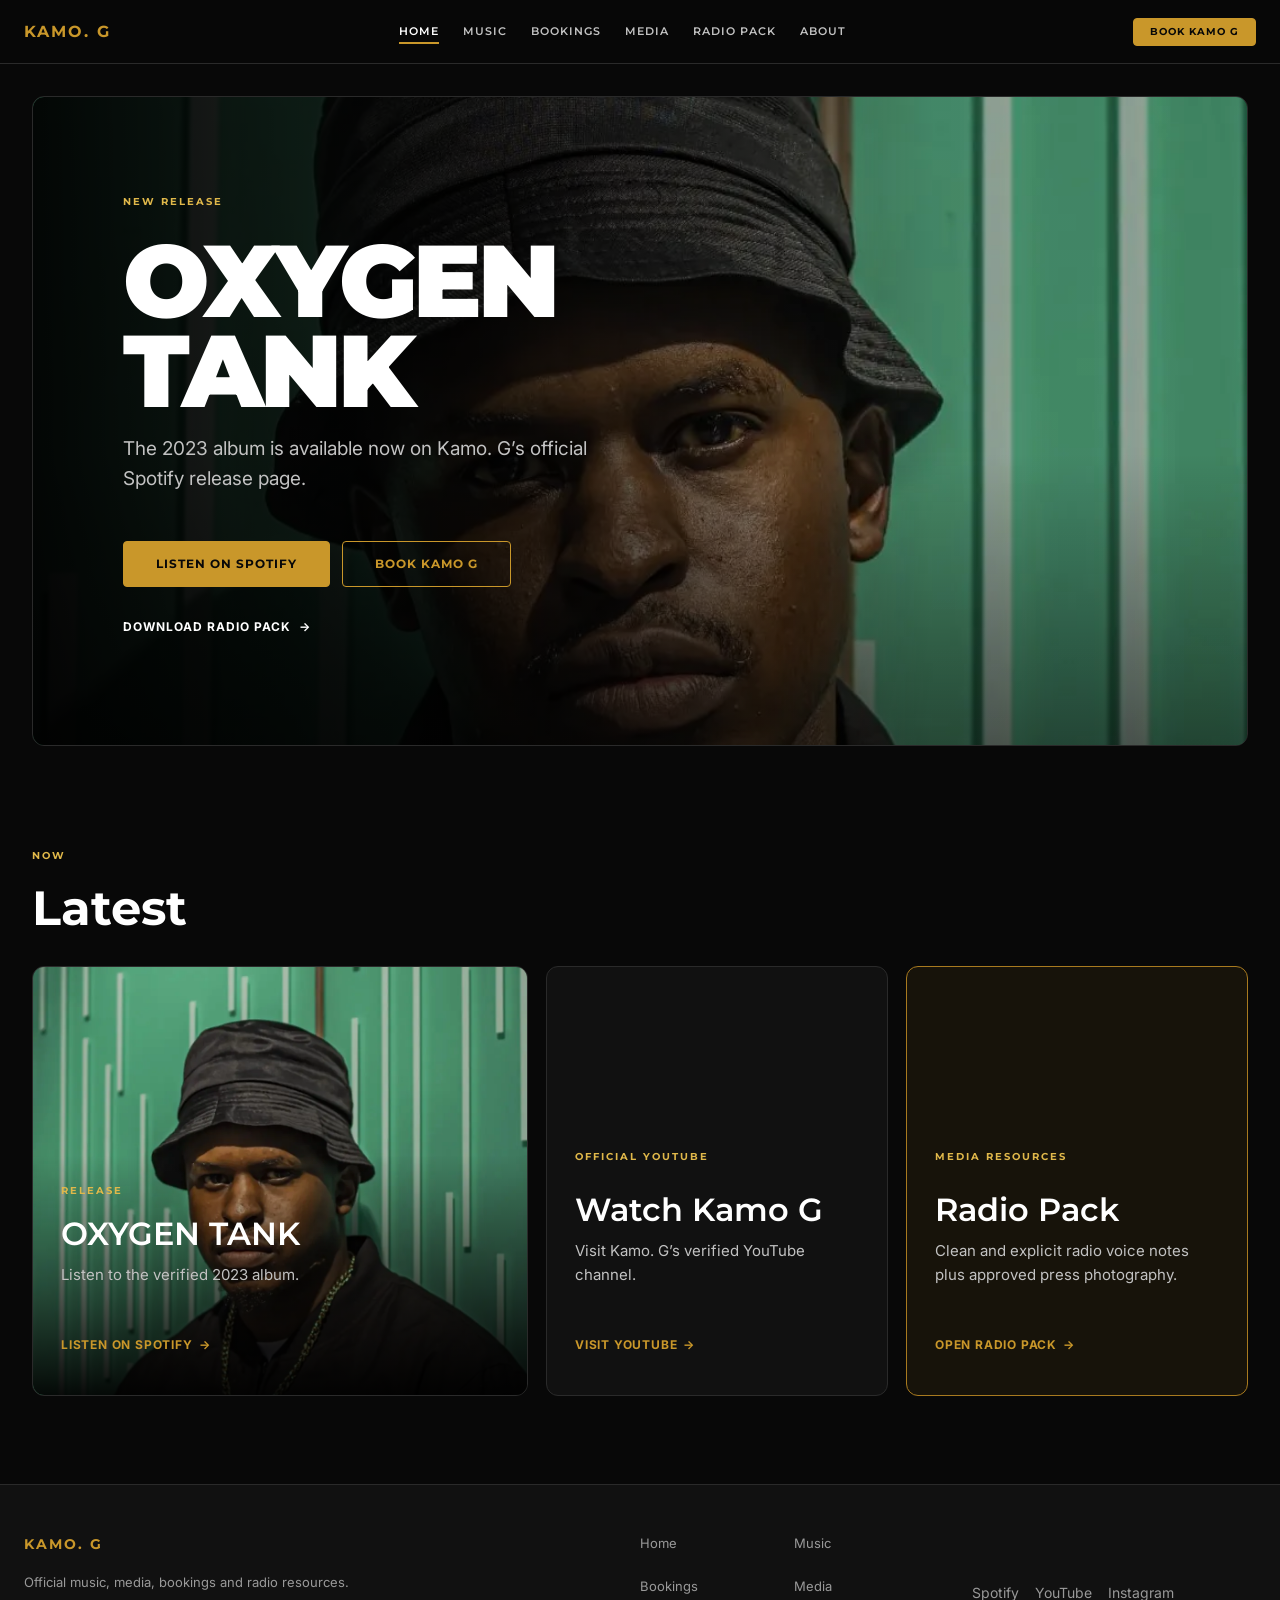
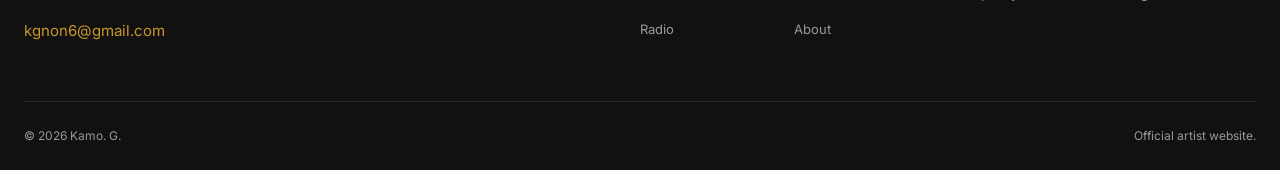
<file: index.html>
<!DOCTYPE html>
<html lang="en">
<head>
  <meta charset="UTF-8">
  <meta name="viewport" content="width=device-width, initial-scale=1.0">
  <meta name="description" content="Listen to OXYGEN TANK and explore official music, media, bookings and radio resources from South African artist Kamo. G.">
  <meta name="theme-color" content="#111111">
  <meta property="og:type" content="website">
  <meta property="og:title" content="Kamo. G | Official Artist Website">
  <meta property="og:description" content="OXYGEN TANK is available now. Explore official music, media, bookings and radio resources from Kamo. G.">
  <meta property="og:image" content="https://kamog.online/assets/images/press/kamo-g-official-artist-portrait.jpg">
  <meta name="twitter:card" content="summary_large_image">
  <meta name="twitter:title" content="Kamo. G | Official Artist Website">
  <meta name="twitter:description" content="OXYGEN TANK is available now. Explore official music, media, bookings and radio resources from Kamo. G.">
  <meta name="twitter:image" content="https://kamog.online/assets/images/press/kamo-g-official-artist-portrait.jpg">
  <link rel="canonical" href="https://kamog.online/">
  <meta property="og:url" content="https://kamog.online/">
  <meta property="og:site_name" content="Kamo. G">
  <meta property="og:locale" content="en_ZA">
  <meta property="og:image:alt" content="Kamo. G official artist portrait">
  <meta name="twitter:image:alt" content="Kamo. G official artist portrait">
  <title>Kamo. G | Official Artist Website</title>
  <link rel="icon" href="/assets/images/press/kamo-g-favicon.png" type="image/png" sizes="96x96">
  <link rel="preconnect" href="https://fonts.googleapis.com">
  <link rel="preconnect" href="https://fonts.gstatic.com" crossorigin>
  <link href="https://fonts.googleapis.com/css2?family=Inter:wght@400;500;600;700&family=Montserrat:wght@600;700;900&display=swap" rel="stylesheet">
  <link rel="stylesheet" href="css/main.css">
  <link rel="stylesheet" href="css/dashboard.css">
  <link rel="stylesheet" href="css/pages.css">
  <link rel="stylesheet" href="css/responsive.css">
  <script src="js/utils.js" defer></script>
  <script src="js/main.js" defer></script>
</head>
<body>
  <a href="#main-content" class="skip-link">Skip to main content</a>
  <div id="navbar"><nav class="navbar" aria-label="Main navigation"><div class="navbar__inner"><a href="/" class="navbar__brand">Kamo. G</a><div class="navbar__links" id="site-navigation"><a href="/" class="navbar__link">Home</a><a href="/music" class="navbar__link">Music</a><a href="/bookings" class="navbar__link">Bookings</a><a href="/media" class="navbar__link">Media</a><a href="/radio" class="navbar__link">Radio Pack</a><a href="/about" class="navbar__link">About</a></div><div class="navbar__actions"><a href="/bookings" class="btn btn--gold btn--sm">Book Kamo G</a></div><button type="button" class="navbar__toggle" aria-label="Open navigation menu" aria-expanded="false" aria-controls="site-navigation"><svg width="24" height="24" viewBox="0 0 24 24" stroke="currentColor" stroke-width="2" fill="none" stroke-linecap="round" stroke-linejoin="round" aria-hidden="true"><line x1="3" y1="6" x2="21" y2="6"/><line x1="3" y1="12" x2="21" y2="12"/><line x1="3" y1="18" x2="21" y2="18"/></svg></button></div></nav></div>
  <div class="app-layout">
    <main id="main-content" class="app-main">
      <div class="app-content">
        <section class="campaign-hero" aria-labelledby="campaign-title">
          <picture class="campaign-hero__media">
            <source srcset="/assets/images/press/kamo-g-official-artist-portrait.webp" type="image/webp">
            <img src="/assets/images/press/kamo-g-official-artist-portrait.jpg" width="1080" height="1350" alt="Portrait of Kamo. G wearing a black bucket hat and jacket" fetchpriority="high" decoding="async">
          </picture>
          <div class="campaign-hero__content">
            <p class="campaign-hero__eyebrow">New release</p>
            <h1 id="campaign-title">OXYGEN TANK</h1>
            <p class="campaign-hero__copy">The 2023 album is available now on Kamo. G’s official Spotify release page.</p>
            <div class="campaign-hero__actions">
              <a href="https://open.spotify.com/album/4x34u2u5h0eARAbcn93FRd" class="btn btn--gold btn--lg" target="_blank" rel="noopener noreferrer">Listen on Spotify</a>
              <a href="/bookings" class="btn btn--outline btn--lg">Book Kamo G</a>
            </div>
            <a href="/radio" class="campaign-hero__tertiary">Download Radio Pack <span aria-hidden="true">→</span></a>
          </div>
        </section>

        <section class="latest" aria-labelledby="latest-title">
          <div class="section-heading">
            <p class="section-heading__eyebrow">Now</p>
            <h2 id="latest-title">Latest</h2>
          </div>
          <div class="latest-grid">
            <article class="latest-card latest-card--release">
              <picture class="latest-card__media">
                <source srcset="/assets/images/press/kamo-g-press-portrait.webp" type="image/webp">
                <img src="/assets/images/press/kamo-g-press-portrait.jpg" width="1080" height="1350" loading="lazy" decoding="async" alt="Kamo. G in a black bucket hat and jacket against a green background">
              </picture>
              <div class="latest-card__content"><p class="latest-card__type">Release</p><h3>OXYGEN TANK</h3><p>Listen to the verified 2023 album.</p><a href="https://open.spotify.com/album/4x34u2u5h0eARAbcn93FRd" target="_blank" rel="noopener noreferrer">Listen on Spotify <span aria-hidden="true">→</span></a></div>
            </article>
            <article class="latest-card">
              <p class="latest-card__type">Official YouTube</p>
              <h3>Watch Kamo G</h3>
              <p>Visit Kamo. G’s verified YouTube channel.</p>
              <a href="https://www.youtube.com/@kamogelononyane" target="_blank" rel="noopener noreferrer">Visit YouTube <span aria-hidden="true">→</span></a>
            </article>
            <article class="latest-card latest-card--accent">
              <p class="latest-card__type">Media resources</p>
              <h3>Radio Pack</h3>
              <p>Clean and explicit radio voice notes plus approved press photography.</p>
              <a href="/radio">Open Radio Pack <span aria-hidden="true">→</span></a>
            </article>
          </div>
        </section>
      </div>
    </main>
  </div>
  <div id="footer"></div>
  <script>
    async function loadComponent(id, url) {
      try {
        const response = await fetch(url);
        if (!response.ok) throw new Error('Component unavailable');
        document.getElementById(id).innerHTML = await response.text();
        if (window.KamoSite) window.KamoSite.hydrateSiteConfig(document.getElementById(id));
        if (window.KamoUtils) { window.KamoUtils.initMobileNav(); window.KamoUtils.setActiveNavLink(); }
      } catch (error) { console.warn(error.message, url); }
    }
    loadComponent('navbar', '/components/navbar.html');
    loadComponent('footer', '/components/footer.html');
  </script>
</body>
</html>
</file>
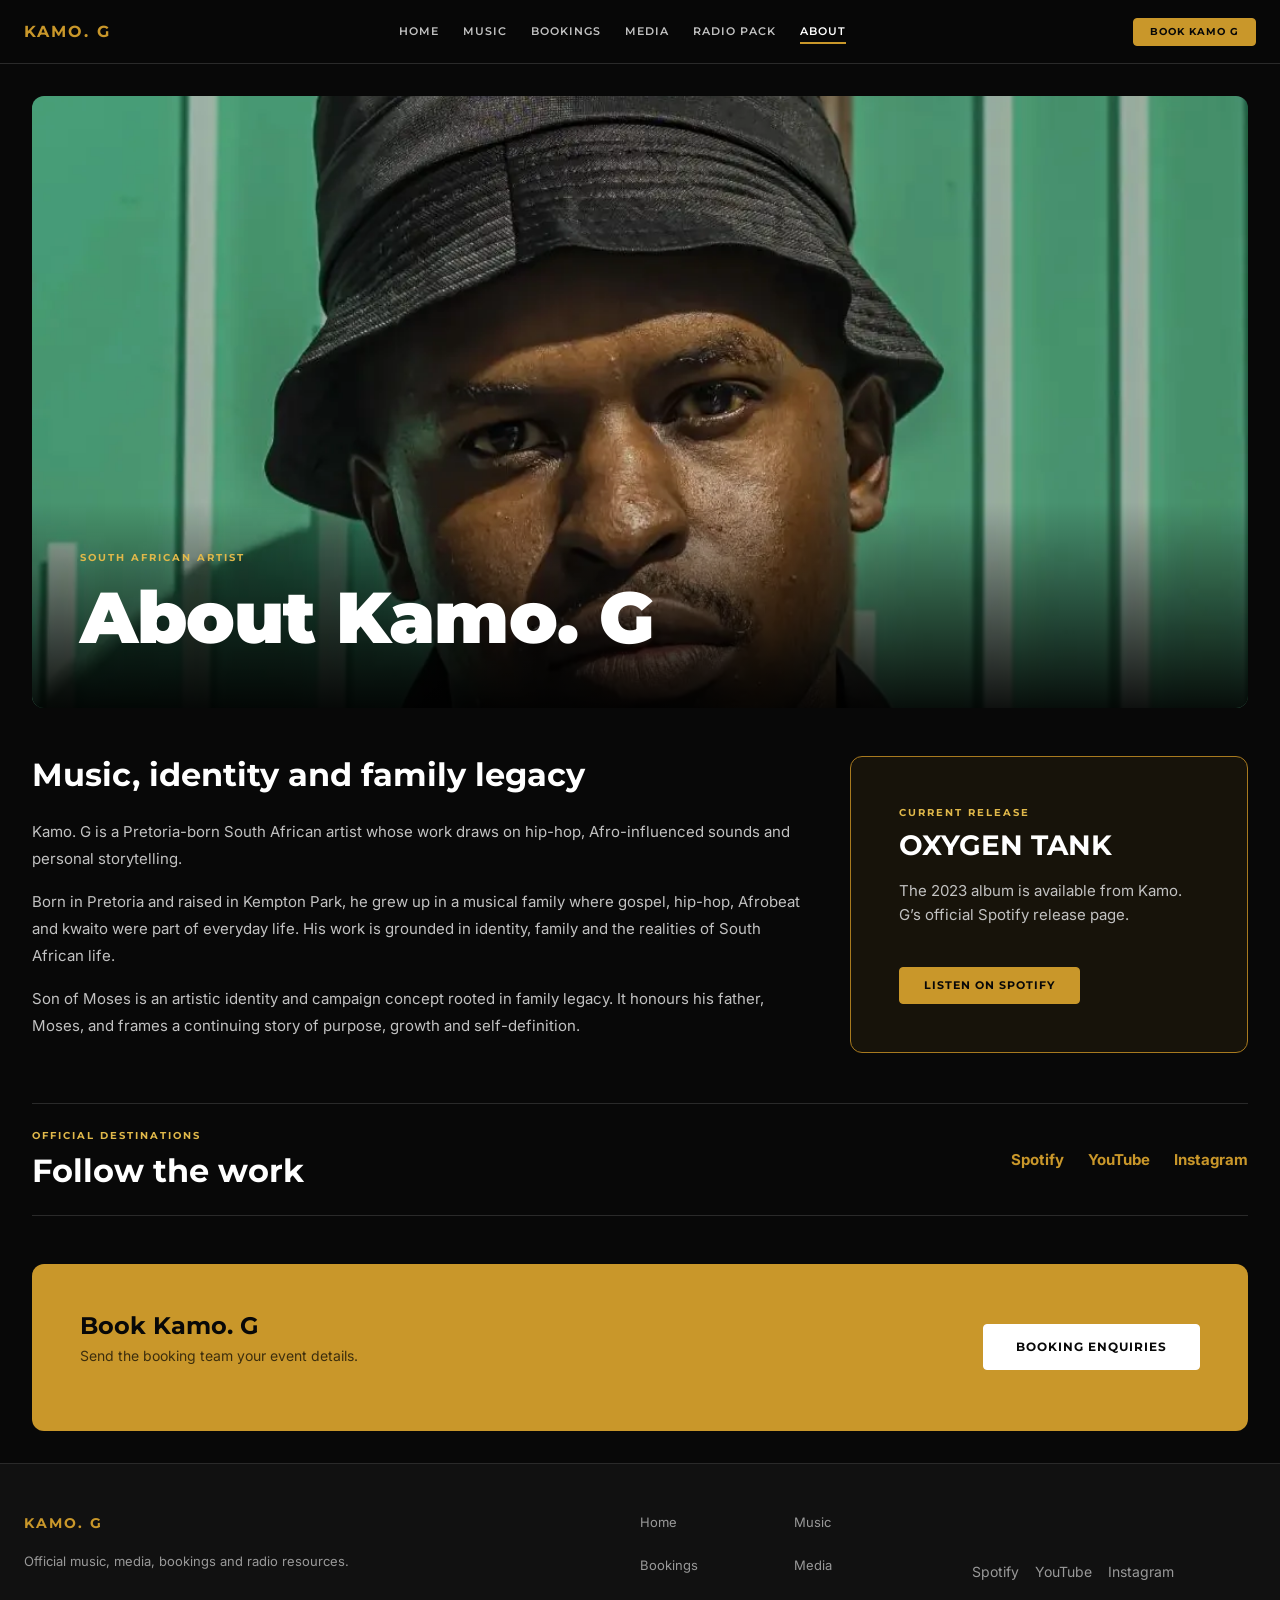
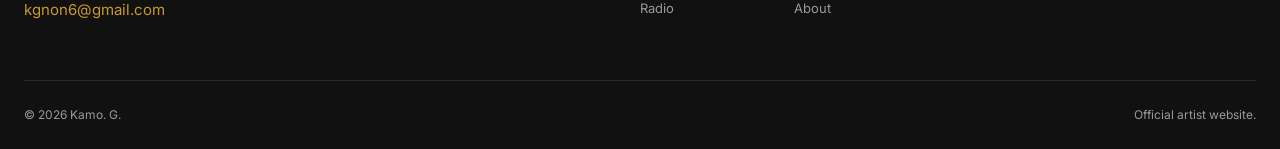
<file: pages/about.html>
<!DOCTYPE html>
<html lang="en">
<head>
  <meta charset="UTF-8"><meta name="viewport" content="width=device-width, initial-scale=1.0"><meta name="description" content="The verified story of Pretoria-born South African artist Kamo. G and the Son of Moses identity."><meta name="theme-color" content="#111111">
  <meta property="og:type" content="profile"><meta property="og:title" content="About | Kamo. G"><meta property="og:description" content="The story behind Kamo. G and the Son of Moses identity."><meta property="og:image" content="https://kamog.online/assets/images/press/kamo-g-official-artist-portrait.jpg">
  <meta name="twitter:card" content="summary_large_image"><meta name="twitter:title" content="About | Kamo. G"><meta name="twitter:description" content="The story behind Kamo. G and the Son of Moses identity."><meta name="twitter:image" content="https://kamog.online/assets/images/press/kamo-g-official-artist-portrait.jpg">
  <link rel="canonical" href="https://kamog.online/about">
  <meta property="og:url" content="https://kamog.online/about">
  <meta property="og:site_name" content="Kamo. G">
  <meta property="og:locale" content="en_ZA">
  <meta property="og:image:alt" content="Kamo. G official artist portrait">
  <meta name="twitter:image:alt" content="Kamo. G official artist portrait">
  <title>About | Kamo. G</title><link rel="icon" href="/assets/images/press/kamo-g-favicon.png" type="image/png" sizes="96x96">
  <link rel="preconnect" href="https://fonts.googleapis.com"><link rel="preconnect" href="https://fonts.gstatic.com" crossorigin><link href="https://fonts.googleapis.com/css2?family=Inter:wght@400;500;600;700&family=Montserrat:wght@600;700;900&display=swap" rel="stylesheet">
  <link rel="stylesheet" href="/css/main.css"><link rel="stylesheet" href="/css/dashboard.css"><link rel="stylesheet" href="/css/pages.css"><link rel="stylesheet" href="/css/responsive.css"><script src="/js/utils.js" defer></script><script src="/js/main.js" defer></script>
</head>
<body><a href="#main-content" class="skip-link">Skip to main content</a><div id="navbar"><nav class="navbar" aria-label="Main navigation"><div class="navbar__inner"><a href="/" class="navbar__brand">Kamo. G</a><div class="navbar__links" id="site-navigation"><a href="/" class="navbar__link">Home</a><a href="/music" class="navbar__link">Music</a><a href="/bookings" class="navbar__link">Bookings</a><a href="/media" class="navbar__link">Media</a><a href="/radio" class="navbar__link">Radio Pack</a><a href="/about" class="navbar__link">About</a></div><div class="navbar__actions"><a href="/bookings" class="btn btn--gold btn--sm">Book Kamo G</a></div><button type="button" class="navbar__toggle" aria-label="Open navigation menu" aria-expanded="false" aria-controls="site-navigation"><svg width="24" height="24" viewBox="0 0 24 24" stroke="currentColor" stroke-width="2" fill="none" stroke-linecap="round" stroke-linejoin="round" aria-hidden="true"><line x1="3" y1="6" x2="21" y2="6"/><line x1="3" y1="12" x2="21" y2="12"/><line x1="3" y1="18" x2="21" y2="18"/></svg></button></div></nav></div><div class="app-layout"><main id="main-content" class="app-main"><div class="app-content">
  <header class="about-hero"><picture><source srcset="/assets/images/press/kamo-g-official-artist-portrait.webp" type="image/webp"><img src="/assets/images/press/kamo-g-official-artist-portrait.jpg" alt="Kamo. G wearing a dark jacket in his official artist portrait" class="about-hero__image" width="1080" height="1350" decoding="async"></picture><div class="about-hero__overlay"><span class="about-hero__eyebrow">South African artist</span><h1 class="about-hero__title">About Kamo. G</h1></div></header>
  <section class="about-content" aria-labelledby="about-story-title"><div class="about-content__text"><h2 id="about-story-title">Music, identity and family legacy</h2><p>Kamo. G is a Pretoria-born South African artist whose work draws on hip-hop, Afro-influenced sounds and personal storytelling.</p><p>Born in Pretoria and raised in Kempton Park, he grew up in a musical family where gospel, hip-hop, Afrobeat and kwaito were part of everyday life. His work is grounded in identity, family and the realities of South African life.</p><p>Son of Moses is an artistic identity and campaign concept rooted in family legacy. It honours his father, Moses, and frames a continuing story of purpose, growth and self-definition.</p></div><aside class="about-release" aria-labelledby="about-release-title"><span class="about-release__label">Current release</span><h2 id="about-release-title">OXYGEN TANK</h2><p>The 2023 album is available from Kamo. G’s official Spotify release page.</p><a href="https://open.spotify.com/album/4x34u2u5h0eARAbcn93FRd" class="btn btn--gold" target="_blank" rel="noopener noreferrer">Listen on Spotify</a></aside></section>
  <section class="about-destinations" aria-labelledby="about-destinations-title"><div><span class="about-release__label">Official destinations</span><h2 id="about-destinations-title">Follow the work</h2></div><div class="about-destinations__links"><a href="https://open.spotify.com/artist/2oitpnPzsI6zqRMRqYNNgK" target="_blank" rel="noopener noreferrer">Spotify</a><a href="https://www.youtube.com/@kamogelononyane" target="_blank" rel="noopener noreferrer">YouTube</a><a href="https://www.instagram.com/p/DSvTFaXjGuW/" target="_blank" rel="noopener noreferrer">Instagram</a></div></section>
  <div class="cta-strip"><div><h2 class="cta-strip__title">Book Kamo. G</h2><p class="cta-strip__subtitle">Send the booking team your event details.</p></div><a href="/bookings" class="btn btn--white btn--lg">Booking enquiries</a></div>
  </div></main></div><div id="footer"></div>
  <script>async function loadComponent(id,url){try{const r=await fetch(url);if(!r.ok)throw new Error('Component unavailable');document.getElementById(id).innerHTML=await r.text();if(window.KamoSite)window.KamoSite.hydrateSiteConfig(document.getElementById(id));if(window.KamoUtils){window.KamoUtils.initMobileNav();window.KamoUtils.setActiveNavLink();}}catch(e){console.warn(e.message,url);}}loadComponent('navbar','/components/navbar.html');loadComponent('footer','/components/footer.html');</script>
</body></html>
</file>
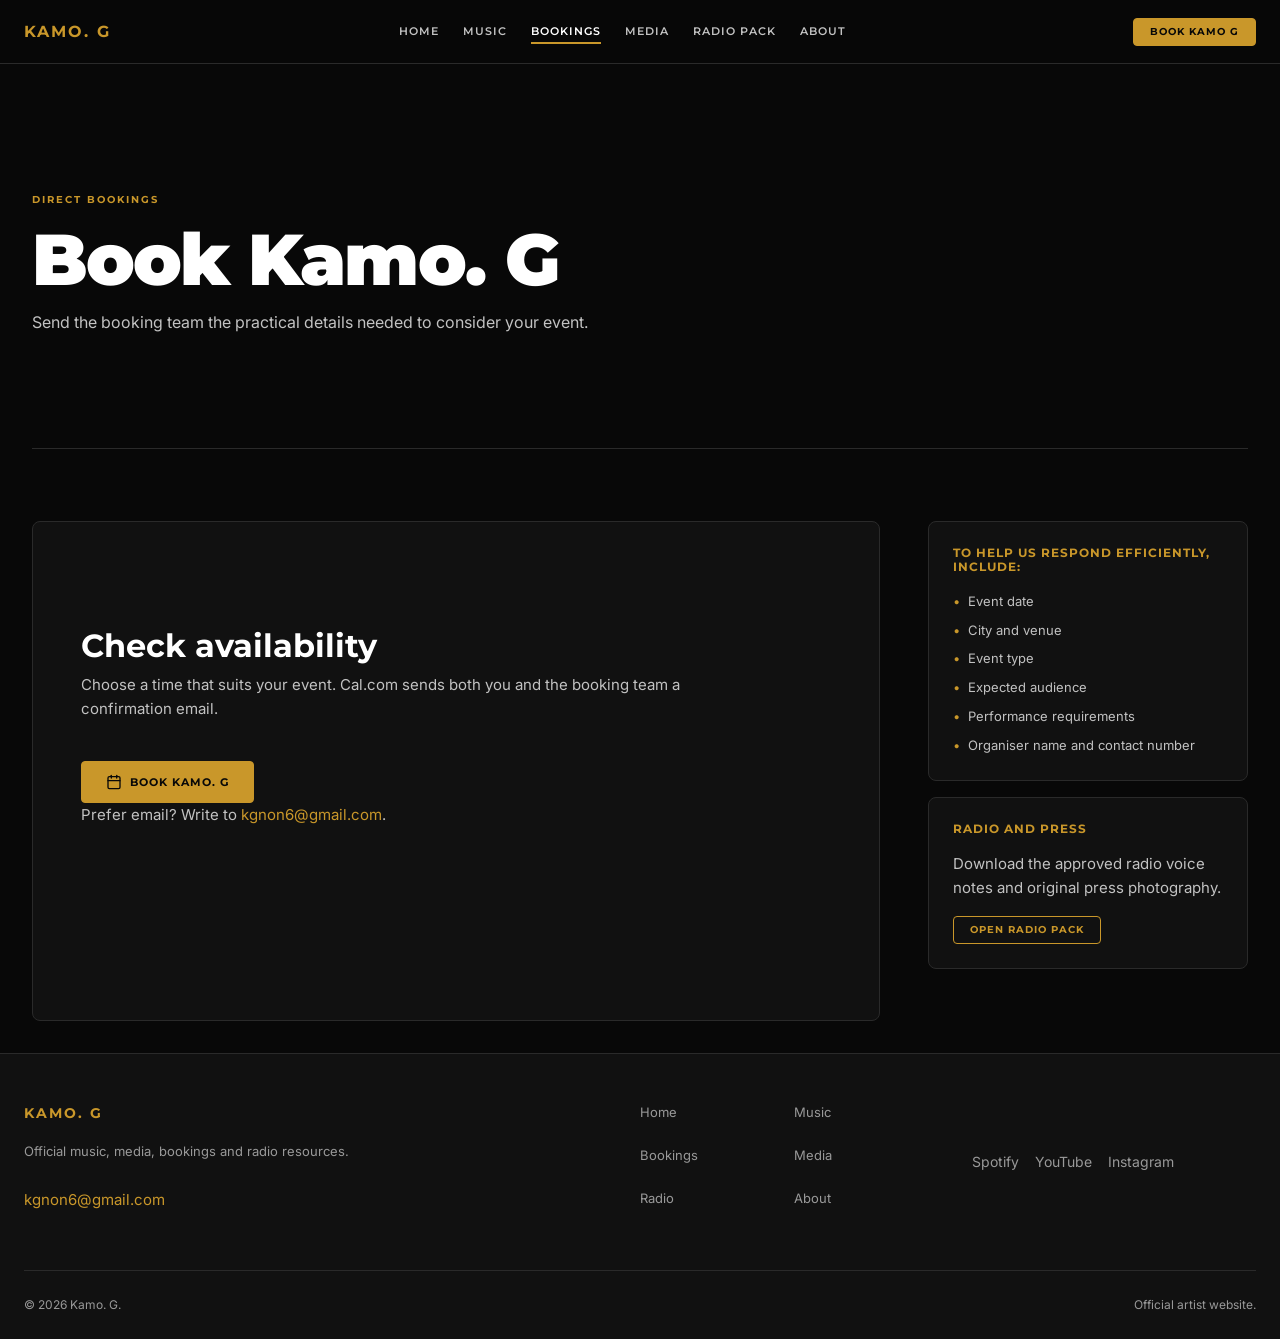
<file: pages/bookings.html>
<!DOCTYPE html>
<html lang="en">
<head>
  <meta charset="UTF-8"><meta name="viewport" content="width=device-width, initial-scale=1.0">
  <meta name="description" content="Send a professional booking enquiry for South African artist Kamo. G."><meta name="theme-color" content="#111111">
  <meta property="og:type" content="website"><meta property="og:title" content="Bookings | Kamo. G"><meta property="og:description" content="Booking enquiries for Kamo. G."><meta property="og:image" content="https://kamog.online/assets/images/press/kamo-g-official-artist-portrait.jpg">
  <meta name="twitter:card" content="summary_large_image"><meta name="twitter:title" content="Bookings | Kamo. G"><meta name="twitter:description" content="Booking enquiries for Kamo. G."><meta name="twitter:image" content="https://kamog.online/assets/images/press/kamo-g-official-artist-portrait.jpg">
  <link rel="canonical" href="https://kamog.online/bookings">
  <meta property="og:url" content="https://kamog.online/bookings">
  <meta property="og:site_name" content="Kamo. G">
  <meta property="og:locale" content="en_ZA">
  <meta property="og:image:alt" content="Kamo. G official artist portrait">
  <meta name="twitter:image:alt" content="Kamo. G official artist portrait">
  <title>Bookings | Kamo. G</title><link rel="icon" href="/assets/images/press/kamo-g-favicon.png" type="image/png" sizes="96x96">
  <link rel="preconnect" href="https://fonts.googleapis.com"><link rel="preconnect" href="https://fonts.gstatic.com" crossorigin><link href="https://fonts.googleapis.com/css2?family=Inter:wght@400;500;600;700&family=Montserrat:wght@600;700;900&display=swap" rel="stylesheet">
  <link rel="stylesheet" href="/css/main.css"><link rel="stylesheet" href="/css/dashboard.css"><link rel="stylesheet" href="/css/pages.css"><link rel="stylesheet" href="/css/responsive.css"><script src="/js/utils.js" defer></script><script src="/js/main.js" defer></script>
</head>
<body><a href="#main-content" class="skip-link">Skip to main content</a><div id="navbar"><nav class="navbar" aria-label="Main navigation"><div class="navbar__inner"><a href="/" class="navbar__brand">Kamo. G</a><div class="navbar__links" id="site-navigation"><a href="/" class="navbar__link">Home</a><a href="/music" class="navbar__link">Music</a><a href="/bookings" class="navbar__link">Bookings</a><a href="/media" class="navbar__link">Media</a><a href="/radio" class="navbar__link">Radio Pack</a><a href="/about" class="navbar__link">About</a></div><div class="navbar__actions"><a href="/bookings" class="btn btn--gold btn--sm">Book Kamo G</a></div><button type="button" class="navbar__toggle" aria-label="Open navigation menu" aria-expanded="false" aria-controls="site-navigation"><svg width="24" height="24" viewBox="0 0 24 24" stroke="currentColor" stroke-width="2" fill="none" stroke-linecap="round" stroke-linejoin="round" aria-hidden="true"><line x1="3" y1="6" x2="21" y2="6"/><line x1="3" y1="12" x2="21" y2="12"/><line x1="3" y1="18" x2="21" y2="18"/></svg></button></div></nav></div><div class="app-layout"><main id="main-content" class="app-main"><div class="app-content">
  <header class="page-hero"><div class="page-hero__tag">Direct bookings</div><h1 class="page-hero__title">Book Kamo. G</h1><p class="page-hero__subtitle">Send the booking team the practical details needed to consider your event.</p></header>
  <div class="bookings-layout"><section id="booking-main" class="bookings-form" aria-live="polite"><div class="booking-fallback"><h2>Check availability</h2><p>Choose a time that suits your event. Cal.com sends both you and the booking team a confirmation email.</p><a class="btn btn--gold" href="https://cal.com/kamo-g/booking" target="_blank" rel="noopener noreferrer">Book Kamo. G</a><p>Prefer email? Write to <a href="mailto:kgnon6@gmail.com" data-booking-email>kgnon6@gmail.com</a>.</p></div></section><aside class="bookings-sidebar" aria-label="Booking guidance">
    <div class="bookings-sidebar__card"><h2 class="bookings-sidebar__card-title">To help us respond efficiently, include:</h2><ul class="booking-checklist"><li>Event date</li><li>City and venue</li><li>Event type</li><li>Expected audience</li><li>Performance requirements</li><li>Organiser name and contact number</li></ul></div>
    <div class="bookings-sidebar__card"><h2 class="bookings-sidebar__card-title">Radio and press</h2><p>Download the approved radio voice notes and original press photography.</p><a href="/radio" class="btn btn--outline btn--sm">Open radio pack</a></div>
  </aside></div>
  </div></main></div><div id="footer"></div>
  <script>async function loadComponent(id,url){try{const r=await fetch(url);if(!r.ok)throw new Error('Component unavailable');document.getElementById(id).innerHTML=await r.text();if(window.KamoSite)window.KamoSite.hydrateSiteConfig(document.getElementById(id));if(window.KamoUtils){window.KamoUtils.initMobileNav();window.KamoUtils.setActiveNavLink();}}catch(e){console.warn(e.message,url);}}loadComponent('navbar','/components/navbar.html');loadComponent('footer','/components/footer.html');</script>
</body></html>
</file>
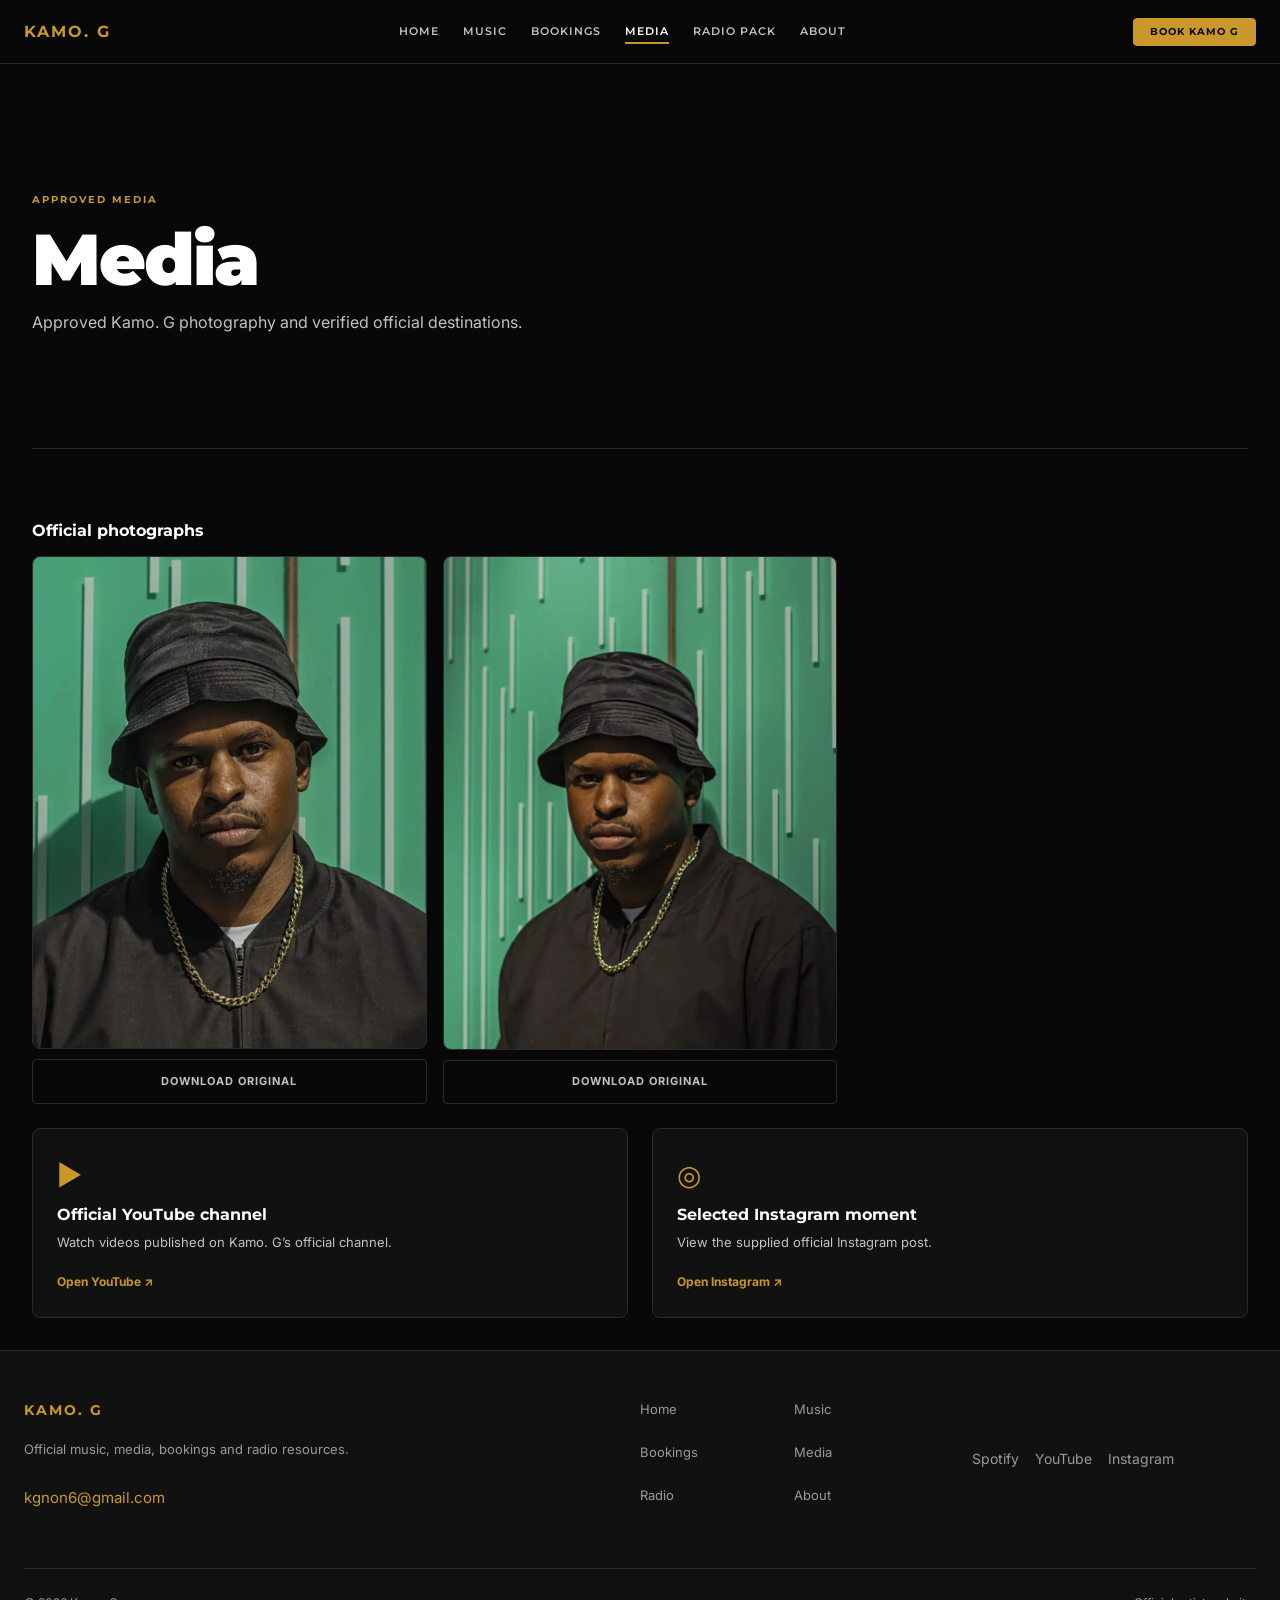
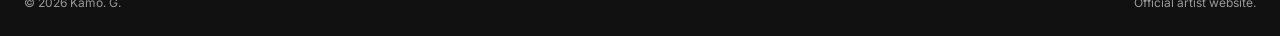
<file: pages/media.html>
<!DOCTYPE html>
<html lang="en">
<head>
  <meta charset="UTF-8"><meta name="viewport" content="width=device-width, initial-scale=1.0"><meta name="description" content="Approved Kamo. G photography and verified official media destinations."><meta name="theme-color" content="#111111">
  <meta property="og:type" content="website"><meta property="og:title" content="Media | Kamo. G"><meta property="og:description" content="Official photographs and selected media from Kamo. G."><meta property="og:image" content="https://kamog.online/assets/images/press/kamo-g-official-artist-portrait.jpg">
  <meta name="twitter:card" content="summary_large_image"><meta name="twitter:title" content="Media | Kamo. G"><meta name="twitter:description" content="Official photographs and selected media from Kamo. G."><meta name="twitter:image" content="https://kamog.online/assets/images/press/kamo-g-official-artist-portrait.jpg">
  <link rel="canonical" href="https://kamog.online/media">
  <meta property="og:url" content="https://kamog.online/media">
  <meta property="og:site_name" content="Kamo. G">
  <meta property="og:locale" content="en_ZA">
  <meta property="og:image:alt" content="Kamo. G official artist portrait">
  <meta name="twitter:image:alt" content="Kamo. G official artist portrait">
  <title>Media | Kamo. G</title><link rel="icon" href="/assets/images/press/kamo-g-favicon.png" type="image/png" sizes="96x96">
  <link rel="preconnect" href="https://fonts.googleapis.com"><link rel="preconnect" href="https://fonts.gstatic.com" crossorigin><link href="https://fonts.googleapis.com/css2?family=Inter:wght@400;500;600;700&family=Montserrat:wght@600;700;900&display=swap" rel="stylesheet">
  <link rel="stylesheet" href="/css/main.css"><link rel="stylesheet" href="/css/dashboard.css"><link rel="stylesheet" href="/css/pages.css"><link rel="stylesheet" href="/css/responsive.css"><script src="/js/utils.js" defer></script><script src="/js/main.js" defer></script>
</head>
<body><a href="#main-content" class="skip-link">Skip to main content</a><div id="navbar"><nav class="navbar" aria-label="Main navigation"><div class="navbar__inner"><a href="/" class="navbar__brand">Kamo. G</a><div class="navbar__links" id="site-navigation"><a href="/" class="navbar__link">Home</a><a href="/music" class="navbar__link">Music</a><a href="/bookings" class="navbar__link">Bookings</a><a href="/media" class="navbar__link">Media</a><a href="/radio" class="navbar__link">Radio Pack</a><a href="/about" class="navbar__link">About</a></div><div class="navbar__actions"><a href="/bookings" class="btn btn--gold btn--sm">Book Kamo G</a></div><button type="button" class="navbar__toggle" aria-label="Open navigation menu" aria-expanded="false" aria-controls="site-navigation"><svg width="24" height="24" viewBox="0 0 24 24" stroke="currentColor" stroke-width="2" fill="none" stroke-linecap="round" stroke-linejoin="round" aria-hidden="true"><line x1="3" y1="6" x2="21" y2="6"/><line x1="3" y1="12" x2="21" y2="12"/><line x1="3" y1="18" x2="21" y2="18"/></svg></button></div></nav></div><div class="app-layout"><main id="main-content" class="app-main"><div class="app-content">
  <header class="page-hero"><div class="page-hero__tag">Approved media</div><h1 class="page-hero__title">Media</h1><p class="page-hero__subtitle">Approved Kamo. G photography and verified official destinations.</p></header>
  <section class="dashboard-section" aria-labelledby="photos-title"><div class="dashboard-section__header"><h2 id="photos-title" class="dashboard-section__title">Official photographs</h2></div><div id="media-gallery" class="media-gallery"><article class="media-gallery__entry"><button class="media-gallery__item" type="button" data-lightbox-index="0" aria-label="Open Kamo. G — Official Artist Portrait"><picture><source srcset="/assets/images/press/kamo-g-official-artist-portrait.webp" type="image/webp"><img src="/assets/images/press/kamo-g-official-artist-portrait.jpg" width="1080" height="1350" alt="Portrait of Kamo. G wearing a black bucket hat and jacket" loading="lazy" decoding="async"></picture><span class="media-gallery__item-overlay"><span class="media-gallery__item-caption">Kamo. G — Official Artist Portrait</span></span></button><a class="media-gallery__download" href="/assets/downloads/kamo-g-radio-pack/photos/kamo-g-official-artist-portrait-original.jpg" download>Download original</a></article><article class="media-gallery__entry"><button class="media-gallery__item" type="button" data-lightbox-index="1" aria-label="Open Kamo. G — Press Portrait"><picture><source srcset="/assets/images/press/kamo-g-press-portrait.webp" type="image/webp"><img src="/assets/images/press/kamo-g-press-portrait.jpg" width="1080" height="1350" alt="Kamo. G in a black bucket hat and jacket against a green background" loading="lazy" decoding="async"></picture><span class="media-gallery__item-overlay"><span class="media-gallery__item-caption">Kamo. G — Press Portrait</span></span></button><a class="media-gallery__download" href="/assets/downloads/kamo-g-radio-pack/photos/kamo-g-press-portrait-original.jpg" download>Download original</a></article></div></section>
  <section class="platform-grid" aria-label="Official media destinations"><a href="https://www.youtube.com/@kamogelononyane" class="platform-card" data-social="youtube" target="_blank" rel="noopener noreferrer"><span class="platform-card__icon">▶</span><h2>Official YouTube channel</h2><p>Watch videos published on Kamo. G’s official channel.</p><span class="platform-card__action">Open YouTube ↗</span></a><a href="https://www.instagram.com/p/DSvTFaXjGuW/" class="platform-card" data-social="instagramPost" target="_blank" rel="noopener noreferrer"><span class="platform-card__icon">◎</span><h2>Selected Instagram moment</h2><p>View the supplied official Instagram post.</p><span class="platform-card__action">Open Instagram ↗</span></a></section>
  </div></main></div><div id="footer"></div>
  <dialog id="media-lightbox" class="lightbox" aria-labelledby="lightbox-caption"><button type="button" class="lightbox__close" data-lightbox-close aria-label="Close image">×</button><img src="/assets/images/press/kamo-g-official-artist-portrait.jpg" width="1080" height="1350" alt="Kamo. G official artist portrait"><p id="lightbox-caption" data-lightbox-caption></p></dialog>
  <script>async function loadComponent(id,url){try{const r=await fetch(url);if(!r.ok)throw new Error('Component unavailable');document.getElementById(id).innerHTML=await r.text();if(window.KamoSite)window.KamoSite.hydrateSiteConfig(document.getElementById(id));if(window.KamoUtils){window.KamoUtils.initMobileNav();window.KamoUtils.setActiveNavLink();}}catch(e){console.warn(e.message,url);}}loadComponent('navbar','/components/navbar.html');loadComponent('footer','/components/footer.html');</script>
</body></html>
</file>
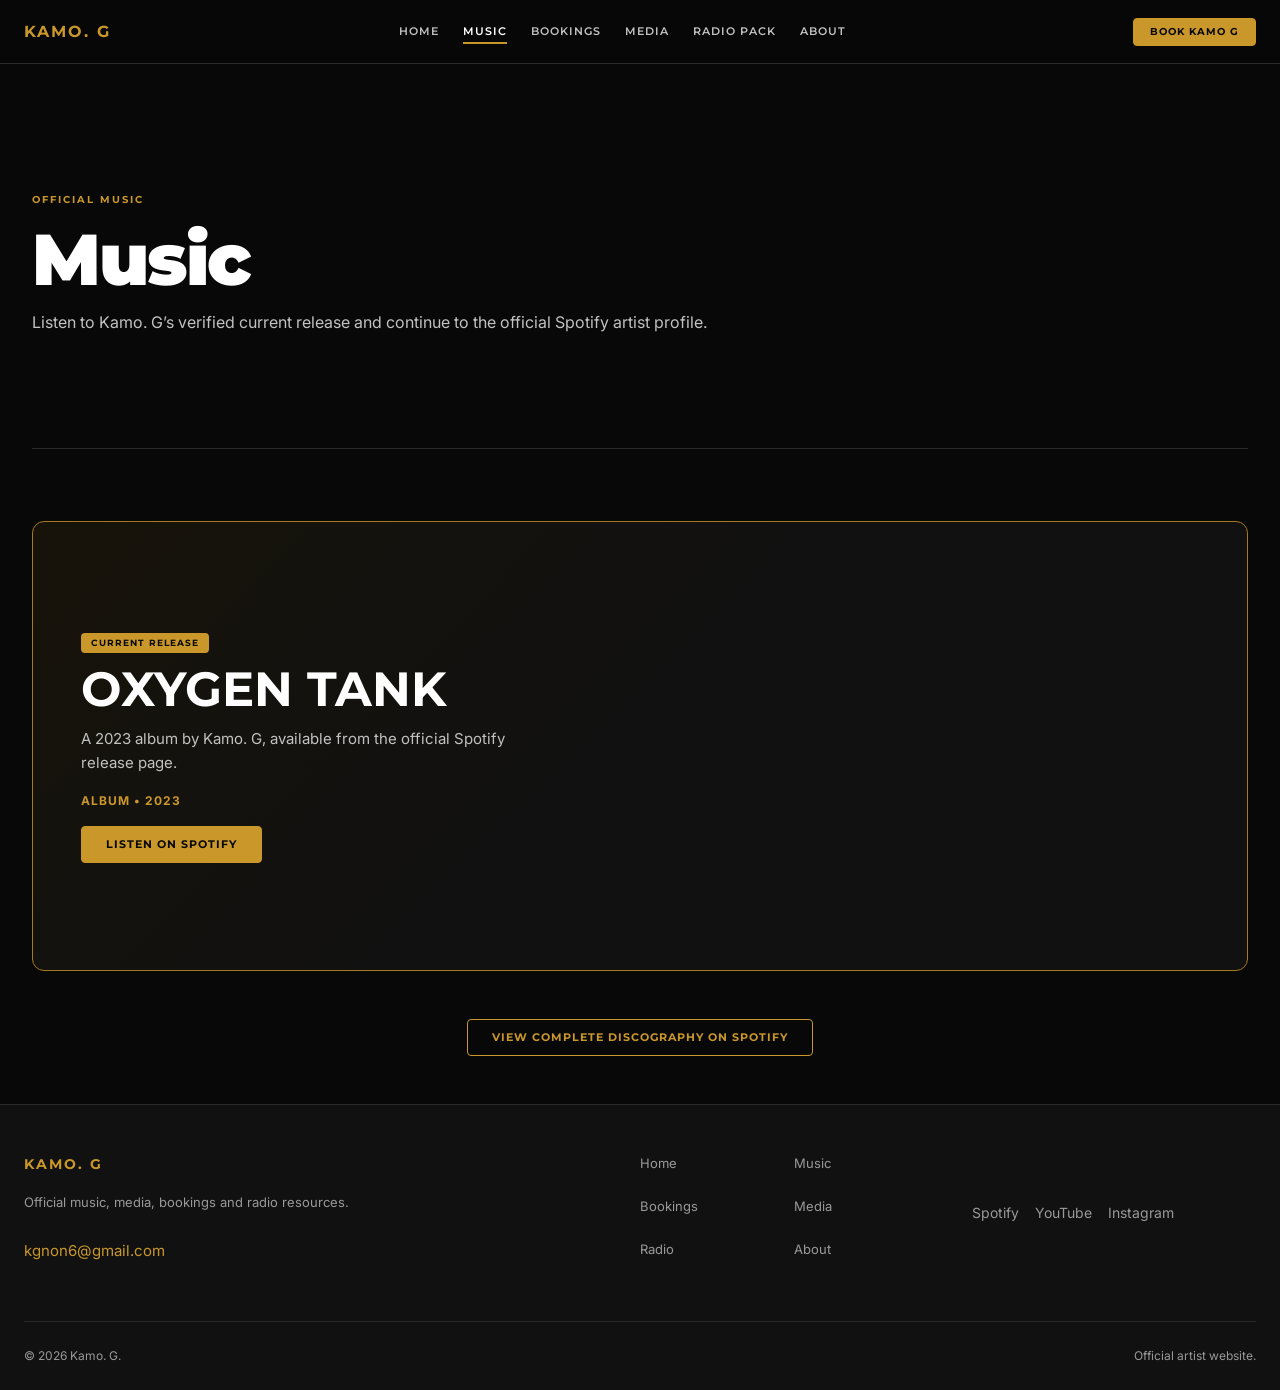
<file: pages/music.html>
<!DOCTYPE html>
<html lang="en">
<head>
  <meta charset="UTF-8"><meta name="viewport" content="width=device-width, initial-scale=1.0">
  <meta name="description" content="Verified music by Kamo. G, including the 2023 album OXYGEN TANK on Spotify.">
  <meta name="theme-color" content="#111111">
  <meta property="og:type" content="website"><meta property="og:title" content="Music | Kamo. G"><meta property="og:description" content="Listen to verified music by Kamo. G."><meta property="og:image" content="https://kamog.online/assets/images/press/kamo-g-official-artist-portrait.jpg">
  <meta name="twitter:card" content="summary_large_image"><meta name="twitter:title" content="Music | Kamo. G"><meta name="twitter:description" content="Listen to verified music by Kamo. G."><meta name="twitter:image" content="https://kamog.online/assets/images/press/kamo-g-official-artist-portrait.jpg">
  <link rel="canonical" href="https://kamog.online/music">
  <meta property="og:url" content="https://kamog.online/music">
  <meta property="og:site_name" content="Kamo. G">
  <meta property="og:locale" content="en_ZA">
  <meta property="og:image:alt" content="Kamo. G official artist portrait">
  <meta name="twitter:image:alt" content="Kamo. G official artist portrait">
  <title>Music | Kamo. G</title><link rel="icon" href="/assets/images/press/kamo-g-favicon.png" type="image/png" sizes="96x96">
  <link rel="preconnect" href="https://fonts.googleapis.com"><link rel="preconnect" href="https://fonts.gstatic.com" crossorigin>
  <link href="https://fonts.googleapis.com/css2?family=Inter:wght@400;500;600;700&family=Montserrat:wght@600;700;900&display=swap" rel="stylesheet">
  <link rel="stylesheet" href="/css/main.css"><link rel="stylesheet" href="/css/dashboard.css"><link rel="stylesheet" href="/css/pages.css"><link rel="stylesheet" href="/css/responsive.css">
  <script src="/js/utils.js" defer></script><script src="/js/main.js" defer></script>
</head>
<body>
  <a href="#main-content" class="skip-link">Skip to main content</a><div id="navbar"><nav class="navbar" aria-label="Main navigation"><div class="navbar__inner"><a href="/" class="navbar__brand">Kamo. G</a><div class="navbar__links" id="site-navigation"><a href="/" class="navbar__link">Home</a><a href="/music" class="navbar__link">Music</a><a href="/bookings" class="navbar__link">Bookings</a><a href="/media" class="navbar__link">Media</a><a href="/radio" class="navbar__link">Radio Pack</a><a href="/about" class="navbar__link">About</a></div><div class="navbar__actions"><a href="/bookings" class="btn btn--gold btn--sm">Book Kamo G</a></div><button type="button" class="navbar__toggle" aria-label="Open navigation menu" aria-expanded="false" aria-controls="site-navigation"><svg width="24" height="24" viewBox="0 0 24 24" stroke="currentColor" stroke-width="2" fill="none" stroke-linecap="round" stroke-linejoin="round" aria-hidden="true"><line x1="3" y1="6" x2="21" y2="6"/><line x1="3" y1="12" x2="21" y2="12"/><line x1="3" y1="18" x2="21" y2="18"/></svg></button></div></nav></div>
  <div class="app-layout"><main id="main-content" class="app-main"><div class="app-content">
    <header class="page-hero"><div class="page-hero__tag">Official music</div><h1 class="page-hero__title">Music</h1><p class="page-hero__subtitle">Listen to Kamo. G’s verified current release and continue to the official Spotify artist profile.</p></header>
    <section id="featured-release" class="ep-spotlight" aria-label="Current verified release"><div class="ep-spotlight__info"><span class="ep-spotlight__badge">Current release</span><h2 class="ep-spotlight__title">OXYGEN TANK</h2><p>A 2023 album by Kamo. G, available from the official Spotify release page.</p><p class="release-facts">Album • 2023</p><a href="https://open.spotify.com/album/4x34u2u5h0eARAbcn93FRd" class="btn btn--gold" target="_blank" rel="noopener noreferrer">Listen on Spotify</a></div><iframe class="spotify-embed" src="https://open.spotify.com/embed/album/4x34u2u5h0eARAbcn93FRd?utm_source=generator&amp;theme=0" width="100%" height="352" title="Listen to OXYGEN TANK by Kamo. G on Spotify" loading="lazy" allow="clipboard-write; encrypted-media; fullscreen; picture-in-picture"></iframe></section>
    <p class="spotify-profile-link"><a href="https://open.spotify.com/artist/2oitpnPzsI6zqRMRqYNNgK" class="btn btn--outline" data-social="spotify" target="_blank" rel="noopener noreferrer">View complete discography on Spotify</a></p>
  </div></main></div><div id="footer"></div>
  <script>async function loadComponent(id,url){try{const r=await fetch(url);if(!r.ok)throw new Error('Component unavailable');document.getElementById(id).innerHTML=await r.text();if(window.KamoSite)window.KamoSite.hydrateSiteConfig(document.getElementById(id));if(window.KamoUtils){window.KamoUtils.initMobileNav();window.KamoUtils.setActiveNavLink();}}catch(e){console.warn(e.message,url);}}loadComponent('navbar','/components/navbar.html');loadComponent('footer','/components/footer.html');</script>
</body></html>
</file>
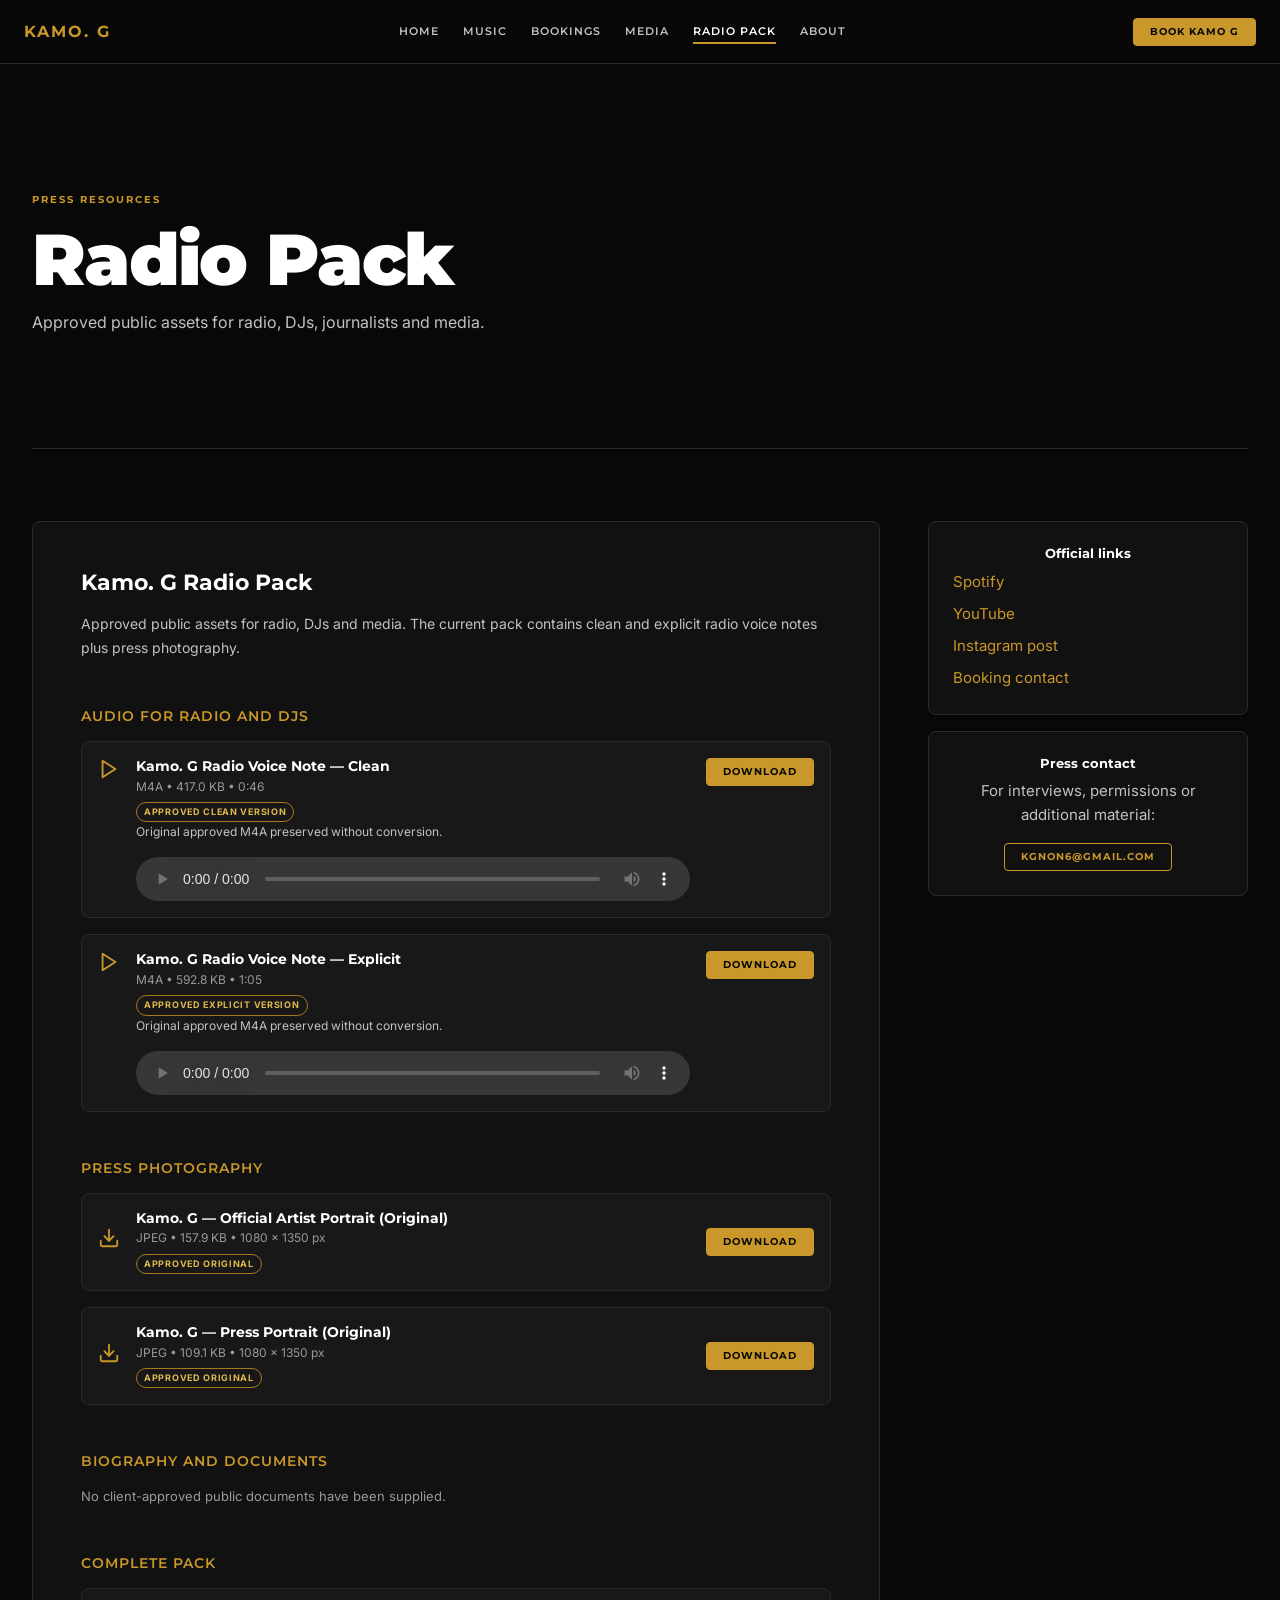
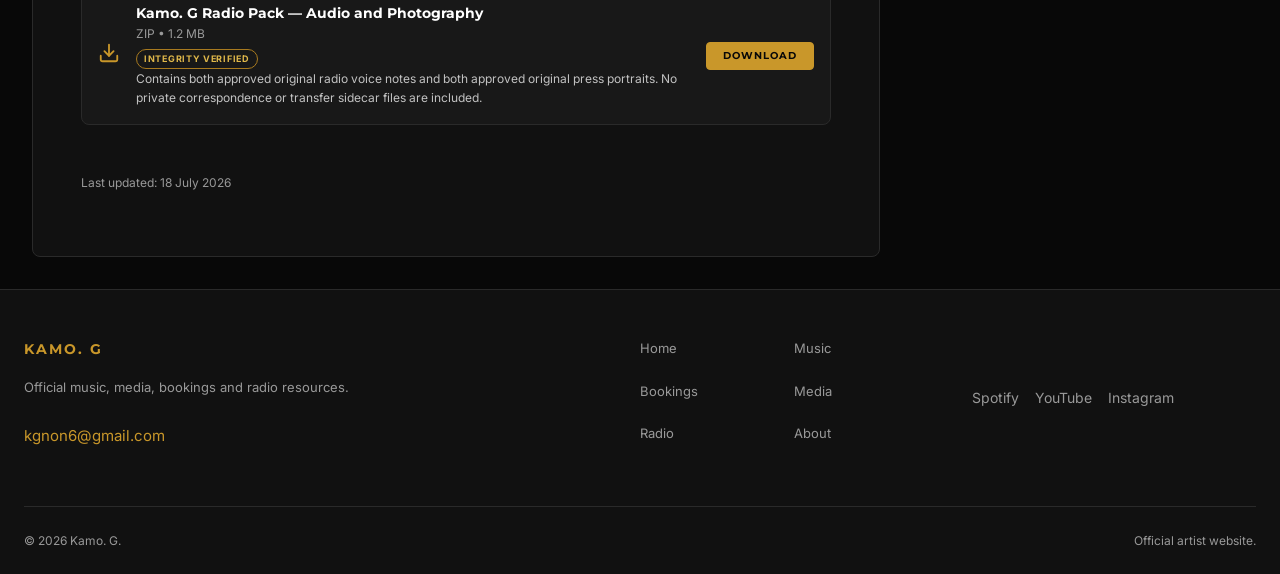
<file: pages/radio.html>
<!DOCTYPE html>
<html lang="en">
<head>
  <meta charset="UTF-8"><meta name="viewport" content="width=device-width, initial-scale=1.0"><meta name="description" content="Approved Kamo. G downloads for radio, DJs, journalists and media."><meta name="theme-color" content="#111111">
  <meta property="og:type" content="website"><meta property="og:title" content="Radio Pack | Kamo. G"><meta property="og:description" content="Approved Kamo. G radio and press downloads."><meta property="og:image" content="https://kamog.online/assets/images/press/kamo-g-official-artist-portrait.jpg">
  <meta name="twitter:card" content="summary_large_image"><meta name="twitter:title" content="Radio Pack | Kamo. G"><meta name="twitter:description" content="Approved Kamo. G radio and press downloads."><meta name="twitter:image" content="https://kamog.online/assets/images/press/kamo-g-official-artist-portrait.jpg">
  <link rel="canonical" href="https://kamog.online/radio">
  <meta property="og:url" content="https://kamog.online/radio">
  <meta property="og:site_name" content="Kamo. G">
  <meta property="og:locale" content="en_ZA">
  <meta property="og:image:alt" content="Kamo. G official artist portrait">
  <meta name="twitter:image:alt" content="Kamo. G official artist portrait">
  <title>Radio Pack | Kamo. G</title><link rel="icon" href="/assets/images/press/kamo-g-favicon.png" type="image/png" sizes="96x96">
  <link rel="preconnect" href="https://fonts.googleapis.com"><link rel="preconnect" href="https://fonts.gstatic.com" crossorigin><link href="https://fonts.googleapis.com/css2?family=Inter:wght@400;500;600;700&family=Montserrat:wght@600;700;900&display=swap" rel="stylesheet">
  <link rel="stylesheet" href="/css/main.css"><link rel="stylesheet" href="/css/dashboard.css"><link rel="stylesheet" href="/css/pages.css"><link rel="stylesheet" href="/css/responsive.css"><script src="/js/utils.js" defer></script><script src="/js/main.js" defer></script>
</head>
<body><a href="#main-content" class="skip-link">Skip to main content</a><div id="navbar"><nav class="navbar" aria-label="Main navigation"><div class="navbar__inner"><a href="/" class="navbar__brand">Kamo. G</a><div class="navbar__links" id="site-navigation"><a href="/" class="navbar__link">Home</a><a href="/music" class="navbar__link">Music</a><a href="/bookings" class="navbar__link">Bookings</a><a href="/media" class="navbar__link">Media</a><a href="/radio" class="navbar__link">Radio Pack</a><a href="/about" class="navbar__link">About</a></div><div class="navbar__actions"><a href="/bookings" class="btn btn--gold btn--sm">Book Kamo G</a></div><button type="button" class="navbar__toggle" aria-label="Open navigation menu" aria-expanded="false" aria-controls="site-navigation"><svg width="24" height="24" viewBox="0 0 24 24" stroke="currentColor" stroke-width="2" fill="none" stroke-linecap="round" stroke-linejoin="round" aria-hidden="true"><line x1="3" y1="6" x2="21" y2="6"/><line x1="3" y1="12" x2="21" y2="12"/><line x1="3" y1="18" x2="21" y2="18"/></svg></button></div></nav></div><div class="app-layout"><main id="main-content" class="app-main"><div class="app-content">
  <header class="page-hero"><div class="page-hero__tag">Press resources</div><h1 class="page-hero__title">Radio Pack</h1><p class="page-hero__subtitle">Approved public assets for radio, DJs, journalists and media.</p></header>
  <div class="radio-layout"><section id="radio-main" class="radio-main" aria-live="polite"><h2 class="radio-main__title">Kamo. G Radio Pack</h2><p class="radio-main__description">Approved public assets for radio, DJs and media. The current pack contains clean and explicit radio voice notes plus press photography.</p><section class="download-group"><h3>Audio for Radio and DJs</h3><div class="download-grid"><article class="download-card download-card--audio"><div class="download-card__icon" aria-hidden="true">▶</div><div class="download-card__body"><h4>Kamo. G Radio Voice Note — Clean</h4><p class="download-card__meta">M4A • 417.0 KB • 0:46</p><span class="download-card__status">Approved clean version</span><p>Original approved M4A preserved without conversion.</p><audio class="download-card__audio" controls preload="metadata" data-audio-preview aria-label="Play Kamo. G Radio Voice Note — Clean"><source src="/assets/downloads/kamo-g-radio-pack/audio/kamo-g-radio-voice-note-clean.m4a" type="audio/mp4">Your browser does not support audio playback. <a href="/assets/downloads/kamo-g-radio-pack/audio/kamo-g-radio-voice-note-clean.m4a">Download the clean voice note</a>.</audio></div><a class="btn btn--gold btn--sm" href="/assets/downloads/kamo-g-radio-pack/audio/kamo-g-radio-voice-note-clean.m4a" download>Download</a></article><article class="download-card download-card--audio"><div class="download-card__icon" aria-hidden="true">▶</div><div class="download-card__body"><h4>Kamo. G Radio Voice Note — Explicit</h4><p class="download-card__meta">M4A • 592.8 KB • 1:05</p><span class="download-card__status">Approved explicit version</span><p>Original approved M4A preserved without conversion.</p><audio class="download-card__audio" controls preload="metadata" data-audio-preview aria-label="Play Kamo. G Radio Voice Note — Explicit"><source src="/assets/downloads/kamo-g-radio-pack/audio/kamo-g-radio-voice-note-explicit.m4a" type="audio/mp4">Your browser does not support audio playback. <a href="/assets/downloads/kamo-g-radio-pack/audio/kamo-g-radio-voice-note-explicit.m4a">Download the explicit voice note</a>.</audio></div><a class="btn btn--gold btn--sm" href="/assets/downloads/kamo-g-radio-pack/audio/kamo-g-radio-voice-note-explicit.m4a" download>Download</a></article></div></section><section class="download-group"><h3>Press Photography</h3><div class="download-grid"><article class="download-card"><div class="download-card__icon" aria-hidden="true">↓</div><div class="download-card__body"><h4>Kamo. G — Official Artist Portrait (Original)</h4><p class="download-card__meta">JPEG • 157.9 KB • 1080 × 1350 px</p><span class="download-card__status">Approved original</span></div><a class="btn btn--gold btn--sm" href="/assets/downloads/kamo-g-radio-pack/photos/kamo-g-official-artist-portrait-original.jpg" download>Download</a></article><article class="download-card"><div class="download-card__icon" aria-hidden="true">↓</div><div class="download-card__body"><h4>Kamo. G — Press Portrait (Original)</h4><p class="download-card__meta">JPEG • 109.1 KB • 1080 × 1350 px</p><span class="download-card__status">Approved original</span></div><a class="btn btn--gold btn--sm" href="/assets/downloads/kamo-g-radio-pack/photos/kamo-g-press-portrait-original.jpg" download>Download</a></article></div></section><section class="download-group"><h3>Complete Pack</h3><div class="download-grid"><article class="download-card"><div class="download-card__icon" aria-hidden="true">↓</div><div class="download-card__body"><h4>Kamo. G Radio Pack — Audio and Photography</h4><p class="download-card__meta">ZIP • 1.2 MB</p><span class="download-card__status">Integrity verified</span><p>Contains both approved original radio voice notes and both approved original press portraits. No private correspondence or transfer sidecar files are included.</p></div><a class="btn btn--gold btn--sm" href="/assets/downloads/kamo-g-radio-pack/kamo-g-radio-pack-2026-07-18.zip" download>Download</a></article></div></section><p class="radio-updated">Last updated: 18 July 2026</p></section><aside class="radio-sidebar" aria-label="Official destinations">
    <div class="radio-sidebar__card"><h2 class="radio-sidebar__card-title">Official links</h2><div class="official-link-list"><a href="https://open.spotify.com/artist/2oitpnPzsI6zqRMRqYNNgK" data-social="spotify" target="_blank" rel="noopener noreferrer">Spotify</a><a href="https://www.youtube.com/@kamogelononyane" data-social="youtube" target="_blank" rel="noopener noreferrer">YouTube</a><a href="https://www.instagram.com/p/DSvTFaXjGuW/" data-social="instagramPost" target="_blank" rel="noopener noreferrer">Instagram post</a><a href="/bookings">Booking contact</a></div></div>
    <div class="radio-sidebar__card"><h2 class="radio-sidebar__card-title">Press contact</h2><p>For interviews, permissions or additional material:</p><a href="mailto:kgnon6@gmail.com" data-booking-email class="btn btn--outline btn--sm">kgnon6@gmail.com</a></div>
  </aside></div>
  </div></main></div><div id="footer"></div>
  <script>async function loadComponent(id,url){try{const r=await fetch(url);if(!r.ok)throw new Error('Component unavailable');document.getElementById(id).innerHTML=await r.text();if(window.KamoSite)window.KamoSite.hydrateSiteConfig(document.getElementById(id));if(window.KamoUtils){window.KamoUtils.initMobileNav();window.KamoUtils.setActiveNavLink();}}catch(e){console.warn(e.message,url);}}loadComponent('navbar','/components/navbar.html');loadComponent('footer','/components/footer.html');</script>
</body></html>
</file>
<file: css/main.css>
/* ============================================================
   KAMO. G ARTIST WEBSITE — MAIN STYLES
   Campaign refinement
   ============================================================
   Table of Contents:
   1.  Design Tokens (CSS Variables)
   2.  Reset & Base
   3.  Typography
   4.  Layout
   5.  Navigation
   6.  Sidebar
   7.  Footer
   8.  Buttons
   9.  Cards
   10. Utilities
   ============================================================ */

/* ============================================================
   1. DESIGN TOKENS
   ============================================================ */

:root {
  /* Colours */
  --gold: #c9972a;
  --gold-light: #e0b84a;
  --gold-dark: #a87a1f;
  --black: #080808;
  --dark: #111111;
  --dark-mid: #181818;
  --dark-light: #202020;
  --white: #ffffff;
  --muted: #999999;
  --muted-light: #c2c2c2;
  --border: #2a2a2a;
  --border-light: #414141;
  --success: #10b981;
  --warning: #f59e0b;
  --danger: #ef4444;

  /* Typography */
  --font-heading: 'Montserrat', sans-serif;
  --font-body: 'Inter', sans-serif;

  --h1-size: 48px;
  --h1-size-mobile: 28px;
  --h2-size: 32px;
  --h2-size-mobile: 22px;
  --h3-size: 20px;
  --body-size: 15px;
  --small-size: 13px;
  --label-size: 10px;

  --h1-weight: 700;
  --h2-weight: 700;
  --h3-weight: 600;
  --body-weight: 400;
  --label-weight: 700;

  --letter-spacing-wide: 2px;

  /* Spacing */
  --space-xs: 4px;
  --space-sm: 8px;
  --space-md: 16px;
  --space-lg: 24px;
  --space-xl: 48px;
  --space-xxl: 80px;

  /* Borders */
  --radius-sm: 4px;
  --radius-md: 8px;
  --radius-lg: 12px;
  --radius-xl: 16px;

  /* Shadows */
  --shadow-sm: 0 1px 3px rgba(0, 0, 0, 0.3);
  --shadow-md: 0 4px 12px rgba(0, 0, 0, 0.4);
  --shadow-lg: 0 8px 24px rgba(0, 0, 0, 0.5);

  /* Transitions */
  --transition-fast: 0.15s ease;
  --transition-base: 0.2s ease;
  --transition-slow: 0.3s ease;

  /* Layout */
  --navbar-height: 64px;
  --container-max: 1400px;
}


/* ============================================================
   2. RESET & BASE
   ============================================================ */

*, *::before, *::after {
  box-sizing: border-box;
  margin: 0;
  padding: 0;
}

html {
  scroll-behavior: smooth;
  -webkit-font-smoothing: antialiased;
  -moz-osx-font-smoothing: grayscale;
}

@media (prefers-reduced-motion: reduce) {
  html { scroll-behavior: auto; }
  *, *::before, *::after {
    animation-duration: 0.01ms !important;
    animation-iteration-count: 1 !important;
    transition-duration: 0.01ms !important;
  }
}

body {
  font-family: var(--font-body);
  font-size: var(--body-size);
  font-weight: var(--body-weight);
  line-height: 1.6;
  color: var(--white);
  background-color: var(--black);
  min-height: 100vh;
}

img {
  max-width: 100%;
  height: auto;
  display: block;
}

a {
  color: var(--gold);
  text-decoration: none;
  transition: color var(--transition-fast);
}

a:hover {
  color: var(--gold-light);
}

ul, ol {
  list-style: none;
}

/* Skip link for accessibility */
.skip-link {
  position: absolute;
  top: -40px;
  left: 0;
  background: var(--gold);
  color: var(--black);
  padding: var(--space-sm) var(--space-md);
  z-index: 9999;
  font-weight: 600;
  transition: top var(--transition-base);
}

.skip-link:focus {
  top: 0;
}

/* Focus styles */
:focus-visible {
  outline: 2px solid var(--gold);
  outline-offset: 2px;
}

/* Selection */
::selection {
  background: var(--gold);
  color: var(--black);
}


/* ============================================================
   3. TYPOGRAPHY
   ============================================================ */

h1, h2, h3, h4, h5, h6 {
  font-family: var(--font-heading);
  font-weight: var(--h1-weight);
  line-height: 1.2;
  color: var(--white);
}

h1 {
  font-size: var(--h1-size);
  font-weight: 900;
  letter-spacing: -1px;
}

h2 {
  font-size: var(--h2-size);
  font-weight: 700;
}

h3 {
  font-size: var(--h3-size);
  font-weight: 600;
}

p {
  margin-bottom: var(--space-md);
  color: var(--muted-light);
}

.text-gold {
  color: var(--gold);
}

.text-muted {
  color: var(--muted);
}

.text-white {
  color: var(--white);
}

.text-center {
  text-align: center;
}

.label {
  font-family: var(--font-heading);
  font-size: var(--label-size);
  font-weight: var(--label-weight);
  letter-spacing: var(--letter-spacing-wide);
  text-transform: uppercase;
  color: var(--gold);
}

.label--muted {
  color: var(--muted);
}

@media (max-width: 768px) {
  h1 { font-size: var(--h1-size-mobile); }
  h2 { font-size: var(--h2-size-mobile); }
}


/* ============================================================
   4. LAYOUT
   ============================================================ */

.container {
  width: 100%;
  max-width: var(--container-max);
  margin: 0 auto;
  padding: 0 var(--space-lg);
}

.container--narrow {
  max-width: 900px;
}

.section {
  padding: var(--space-xl) 0;
}

.section--sm {
  padding: var(--space-lg) 0;
}

.section--lg {
  padding: var(--space-xxl) 0;
}

/* Site layout */
.app-layout {
  display: flex;
  min-height: 100vh;
}

.app-main {
  flex: 1;
  margin-left: 0;
  padding-top: var(--navbar-height);
  min-height: 100vh;
}

.app-content {
  width: 100%;
  padding: 32px;
  max-width: var(--container-max);
  margin: 0 auto;
}

@media (max-width: 992px) {
  .app-main {
    margin-left: 0;
  }
}

/* Grid helpers */
.grid-2 {
  display: grid;
  grid-template-columns: repeat(2, 1fr);
  gap: var(--space-lg);
}

.grid-3 {
  display: grid;
  grid-template-columns: repeat(3, 1fr);
  gap: var(--space-lg);
}

.grid-4 {
  display: grid;
  grid-template-columns: repeat(4, 1fr);
  gap: var(--space-lg);
}

.grid-2-1 {
  display: grid;
  grid-template-columns: 2fr 1fr;
  gap: var(--space-lg);
}

@media (max-width: 992px) {
  .grid-4 { grid-template-columns: repeat(2, 1fr); }
  .grid-2-1 { grid-template-columns: 1fr; }
}

@media (max-width: 576px) {
  .grid-2, .grid-3, .grid-4 { grid-template-columns: 1fr; }
}

/* Flex helpers */
.flex {
  display: flex;
}

.flex-col {
  flex-direction: column;
}

.flex-wrap {
  flex-wrap: wrap;
}

.items-center {
  align-items: center;
}

.items-start {
  align-items: flex-start;
}

.justify-between {
  justify-content: space-between;
}

.justify-center {
  justify-content: center;
}

.gap-sm { gap: var(--space-sm); }
.gap-md { gap: var(--space-md); }
.gap-lg { gap: var(--space-lg); }


/* ============================================================
   5. NAVIGATION
   ============================================================ */

.navbar {
  position: fixed;
  top: 0;
  left: 0;
  right: 0;
  height: var(--navbar-height);
  background: rgba(8, 8, 8, 0.96);
  border-bottom: 1px solid var(--border);
  z-index: 1000;
  display: flex;
  align-items: center;
  padding: 0 var(--space-lg);
}

.navbar__inner {
  display: flex;
  align-items: center;
  justify-content: space-between;
  width: 100%;
  max-width: var(--container-max);
  margin: 0 auto;
}

.navbar__brand {
  font-family: var(--font-heading);
  font-size: 16px;
  font-weight: 700;
  letter-spacing: var(--letter-spacing-wide);
  color: var(--gold);
  text-transform: uppercase;
}

.navbar__brand:hover {
  color: var(--gold-light);
}

.navbar__links {
  display: flex;
  align-items: center;
  gap: var(--space-lg);
}

.navbar__link {
  font-family: var(--font-heading);
  font-size: 11px;
  font-weight: 600;
  letter-spacing: 1px;
  text-transform: uppercase;
  color: var(--muted-light);
  transition: color var(--transition-fast);
  position: relative;
}

.navbar__link:hover,
.navbar__link--active {
  color: var(--white);
}

.navbar__link--active::after {
  content: '';
  position: absolute;
  bottom: -4px;
  left: 0;
  right: 0;
  height: 2px;
  background: var(--gold);
}

.navbar__actions {
  display: flex;
  align-items: center;
  gap: var(--space-md);
}

.navbar__toggle {
  display: none;
  background: none;
  border: none;
  color: var(--white);
  font-size: 24px;
  cursor: pointer;
  padding: var(--space-sm);
  min-width: 44px;
  min-height: 44px;
}

@media (max-width: 992px) {
  .navbar__links {
    display: none;
    position: absolute;
    top: var(--navbar-height);
    left: 0;
    right: 0;
    background: var(--black);
    flex-direction: column;
    padding: var(--space-lg);
    border-bottom: 1px solid var(--border);
    gap: 0;
    min-height: calc(100vh - var(--navbar-height));
    align-items: stretch;
  }

  .navbar__link {
    display: flex;
    align-items: center;
    min-height: 52px;
    border-bottom: 1px solid var(--border);
  }

  .navbar__link--active::after { display: none; }

  .navbar__links--open {
    display: flex;
  }

  .navbar__toggle {
    display: block;
  }
}


/* ============================================================
   7. FOOTER
   ============================================================ */

.footer {
  background: var(--dark);
  border-top: 1px solid var(--border);
  padding: var(--space-xl) 0 var(--space-lg);
}

.footer__grid {
  display: grid;
  grid-template-columns: 2fr 1fr 1fr;
  gap: var(--space-xl);
}

.footer__brand {
  font-family: var(--font-heading);
  font-size: 14px;
  font-weight: 700;
  letter-spacing: var(--letter-spacing-wide);
  color: var(--gold);
  text-transform: uppercase;
  margin-bottom: var(--space-md);
}

.footer__description {
  font-size: 13px;
  color: var(--muted);
  line-height: 1.7;
  margin-bottom: var(--space-md);
}

.footer__socials {
  display: flex;
  gap: var(--space-md);
}

.footer__social-link {
  min-height: 44px;
  width: auto;
  height: auto;
  border-radius: 0;
  background: transparent;
  border: 0;
  display: flex;
  align-items: center;
  justify-content: center;
  color: var(--muted);
  font-size: 14px;
  transition: all var(--transition-fast);
}

.footer__social-link:hover {
  background: transparent;
  color: var(--gold-light);
}

.footer__heading {
  font-family: var(--font-heading);
  font-size: 11px;
  font-weight: 700;
  letter-spacing: 1px;
  text-transform: uppercase;
  color: var(--white);
  margin-bottom: var(--space-md);
}

.footer__links {
  display: flex;
  flex-direction: column;
  gap: var(--space-sm);
}

.footer__link {
  font-size: 13px;
  color: var(--muted);
  transition: color var(--transition-fast);
}

.footer__link:hover {
  color: var(--gold);
}

.footer__nav {
  display: grid;
  grid-template-columns: repeat(2, minmax(0, 1fr));
  gap: var(--space-sm) var(--space-lg);
}

.footer__email {
  display: inline-flex;
  min-height: 44px;
  align-items: center;
}

.nav-open { overflow: hidden; }

.footer__bottom {
  margin-top: var(--space-xl);
  padding-top: var(--space-lg);
  border-top: 1px solid var(--border);
  display: flex;
  justify-content: space-between;
  align-items: center;
  font-size: 12px;
  color: var(--muted);
}

.footer__credit {
  color: var(--muted);
}

.footer__credit a {
  color: var(--gold);
}

@media (max-width: 768px) {
  .footer__grid {
    grid-template-columns: 1fr;
    gap: var(--space-lg);
  }

  .footer__bottom {
    flex-direction: column;
    gap: var(--space-sm);
    text-align: center;
  }
}


/* ============================================================
   8. BUTTONS
   ============================================================ */

.btn {
  display: inline-flex;
  align-items: center;
  justify-content: center;
  gap: var(--space-sm);
  font-family: var(--font-heading);
  font-size: 11px;
  font-weight: 700;
  letter-spacing: 1px;
  text-transform: uppercase;
  padding: 12px 24px;
  border-radius: var(--radius-sm);
  border: 1px solid transparent;
  cursor: pointer;
  transition: all var(--transition-base);
  text-decoration: none;
  line-height: 1;
}

.btn--gold {
  background: var(--gold);
  color: var(--black);
  border-color: var(--gold);
}

.btn--gold:hover {
  background: var(--gold-light);
  border-color: var(--gold-light);
  color: var(--black);
}

.btn--outline {
  background: transparent;
  color: var(--gold);
  border-color: var(--gold);
}

.btn--outline:hover {
  background: var(--gold);
  color: var(--black);
}

.btn--white {
  background: var(--white);
  color: var(--black);
  border-color: var(--white);
}

.btn--white:hover {
  background: var(--muted-light);
  border-color: var(--muted-light);
}

.btn--dark {
  background: var(--dark-mid);
  color: var(--white);
  border-color: var(--border);
}

.btn--dark:hover {
  background: var(--border);
  color: var(--white);
}

.btn--sm {
  padding: 8px 16px;
  font-size: 10px;
}

.btn--lg {
  padding: 16px 32px;
  font-size: 12px;
}

.btn--block {
  width: 100%;
}

.btn--icon {
  width: 40px;
  height: 40px;
  padding: 0;
  border-radius: 50%;
}


/* ============================================================
   9. CARDS
   ============================================================ */

.card {
  background: var(--dark);
  border: 1px solid var(--border);
  border-radius: var(--radius-md);
  padding: var(--space-lg);
  transition: all var(--transition-base);
}

.card:hover {
  border-color: var(--border-light);
  box-shadow: var(--shadow-md);
}

.card--gold {
  border-color: var(--gold);
}

.card--gold:hover {
  border-color: var(--gold-light);
  box-shadow: 0 4px 20px rgba(201, 151, 42, 0.15);
}

.card--dark-mid {
  background: var(--dark-mid);
}

.card--elevated {
  box-shadow: var(--shadow-md);
}

.card__header {
  display: flex;
  align-items: center;
  justify-content: space-between;
  margin-bottom: var(--space-md);
}

.card__title {
  font-family: var(--font-heading);
  font-size: 13px;
  font-weight: 600;
  color: var(--white);
}

.card__subtitle {
  font-size: 12px;
  color: var(--muted);
  margin-top: var(--space-xs);
}

.card__body {
  color: var(--muted-light);
  font-size: 14px;
  line-height: 1.6;
}

.card__footer {
  margin-top: var(--space-md);
  padding-top: var(--space-md);
  border-top: 1px solid var(--border);
}

/* Dashboard Card */
.dashboard-card {
  background: var(--dark);
  border: 1px solid var(--border);
  border-radius: var(--radius-md);
  padding: var(--space-lg);
  transition: all var(--transition-base);
}

.dashboard-card:hover {
  border-color: var(--border-light);
  box-shadow: var(--shadow-md);
}

.dashboard-card__header {
  display: flex;
  align-items: flex-start;
  justify-content: space-between;
  margin-bottom: var(--space-md);
}

.dashboard-card__icon {
  width: 40px;
  height: 40px;
  border-radius: var(--radius-sm);
  background: rgba(201, 151, 42, 0.1);
  display: flex;
  align-items: center;
  justify-content: center;
  color: var(--gold);
  font-size: 18px;
}

.dashboard-card__label {
  font-size: 12px;
  color: var(--muted);
  text-transform: uppercase;
  letter-spacing: 1px;
  font-weight: 500;
}

.dashboard-card__value {
  font-family: var(--font-heading);
  font-size: 28px;
  font-weight: 700;
  color: var(--white);
  line-height: 1.2;
  margin-top: var(--space-xs);
}

.dashboard-card__trend {
  display: inline-flex;
  align-items: center;
  gap: 4px;
  font-size: 12px;
  font-weight: 600;
  margin-top: var(--space-sm);
}

.dashboard-card__trend--up {
  color: var(--success);
}

.dashboard-card__trend--down {
  color: var(--danger);
}

.dashboard-card__chart {
  margin-top: var(--space-md);
  height: 48px;
}

/* Metric Card */
.metric-card {
  background: var(--dark);
  border: 1px solid var(--border);
  border-radius: var(--radius-md);
  padding: var(--space-md) var(--space-lg);
  display: flex;
  align-items: center;
  gap: var(--space-md);
  transition: all var(--transition-base);
}

.metric-card:hover {
  border-color: var(--border-light);
}

.metric-card__icon {
  width: 44px;
  height: 44px;
  border-radius: var(--radius-sm);
  background: rgba(201, 151, 42, 0.1);
  display: flex;
  align-items: center;
  justify-content: center;
  color: var(--gold);
  font-size: 20px;
  flex-shrink: 0;
}

.metric-card__info {
  flex: 1;
}

.metric-card__label {
  font-size: 11px;
  color: var(--muted);
  text-transform: uppercase;
  letter-spacing: 1px;
}

.metric-card__value {
  font-family: var(--font-heading);
  font-size: 20px;
  font-weight: 700;
  color: var(--white);
  line-height: 1.3;
}

.metric-card__change {
  font-size: 12px;
  font-weight: 600;
  text-align: right;
}

.metric-card__change--up {
  color: var(--success);
}

.metric-card__change--down {
  color: var(--danger);
}

/* Track Card */
.track-card {
  background: var(--dark);
  border: 1px solid var(--border);
  border-radius: var(--radius-md);
  overflow: hidden;
  transition: all var(--transition-base);
}

.track-card:hover {
  border-color: var(--border-light);
  box-shadow: var(--shadow-md);
  transform: translateY(-2px);
}

.track-card--ep {
  border-color: var(--gold);
}

.track-card--ep:hover {
  border-color: var(--gold-light);
  box-shadow: 0 4px 20px rgba(201, 151, 42, 0.15);
}

.track-card__cover {
  width: 100%;
  aspect-ratio: 1;
  object-fit: cover;
  background: var(--dark-mid);
}

.track-card__body {
  padding: var(--space-md);
}

.track-card__title {
  font-family: var(--font-heading);
  font-size: 14px;
  font-weight: 600;
  color: var(--white);
  margin-bottom: var(--space-xs);
  white-space: nowrap;
  overflow: hidden;
  text-overflow: ellipsis;
}

.track-card__meta {
  display: flex;
  align-items: center;
  gap: var(--space-sm);
  margin-bottom: var(--space-md);
}

.track-card__badge {
  display: inline-block;
  font-family: var(--font-heading);
  font-size: 9px;
  font-weight: 700;
  letter-spacing: 1px;
  text-transform: uppercase;
  padding: 2px 8px;
  border-radius: var(--radius-sm);
  background: var(--gold);
  color: var(--black);
}

.track-card__badge--ep {
  background: var(--gold);
  color: var(--black);
}

.track-card__year {
  font-size: 12px;
  color: var(--muted);
}

.track-card__actions {
  display: flex;
  gap: var(--space-sm);
}


/* ============================================================
   10. UTILITIES
   ============================================================ */

/* Spacing utilities */
.mt-sm { margin-top: var(--space-sm); }
.mt-md { margin-top: var(--space-md); }
.mt-lg { margin-top: var(--space-lg); }
.mt-xl { margin-top: var(--space-xl); }
.mb-sm { margin-bottom: var(--space-sm); }
.mb-md { margin-bottom: var(--space-md); }
.mb-lg { margin-bottom: var(--space-lg); }
.mb-xl { margin-bottom: var(--space-xl); }

/* Padding utilities */
.p-sm { padding: var(--space-sm); }
.p-md { padding: var(--space-md); }
.p-lg { padding: var(--space-lg); }
.p-xl { padding: var(--space-xl); }

/* Visibility */
.hidden { display: none !important; }
.sr-only {
  position: absolute;
  width: 1px;
  height: 1px;
  padding: 0;
  margin: -1px;
  overflow: hidden;
  clip: rect(0, 0, 0, 0);
  border: 0;
}

/* Borders */
.border-bottom {
  border-bottom: 1px solid var(--border);
}

.border-top {
  border-top: 1px solid var(--border);
}

.border-gold {
  border-color: var(--gold) !important;
}

/* Overflow */
.truncate {
  white-space: nowrap;
  overflow: hidden;
  text-overflow: ellipsis;
}

/* Animations */
@keyframes fadeIn {
  from { opacity: 0; transform: translateY(8px); }
  to { opacity: 1; transform: translateY(0); }
}

.fade-in {
  animation: fadeIn 0.3s ease forwards;
}

/* Scrollbar styling */
::-webkit-scrollbar {
  width: 6px;
}

::-webkit-scrollbar-track {
  background: var(--black);
}

::-webkit-scrollbar-thumb {
  background: var(--border);
  border-radius: 3px;
}

::-webkit-scrollbar-thumb:hover {
  background: var(--border-light);
}
</file>
<file: css/dashboard.css>
/* Kamo. G campaign-first homepage */

.campaign-hero {
  position: relative;
  min-height: clamp(590px, 72vh, 760px);
  overflow: hidden;
  border: 1px solid var(--border);
  border-radius: var(--radius-lg);
  background: var(--dark);
  isolation: isolate;
}

.campaign-hero__media,
.campaign-hero__media img {
  position: absolute;
  inset: 0;
  width: 100%;
  height: 100%;
}

.campaign-hero__media { z-index: -2; }
.campaign-hero__media img { object-fit: cover; object-position: 66% 30%; }

.campaign-hero::after {
  content: '';
  position: absolute;
  inset: 0;
  z-index: -1;
  background: linear-gradient(90deg, rgba(0, 0, 0, 0.96) 0%, rgba(0, 0, 0, 0.72) 39%, rgba(0, 0, 0, 0.08) 74%), linear-gradient(0deg, rgba(0, 0, 0, 0.48), transparent 45%);
}

.campaign-hero__content {
  display: flex;
  min-height: inherit;
  max-width: 650px;
  padding: clamp(48px, 7vw, 104px);
  flex-direction: column;
  justify-content: center;
  align-items: flex-start;
}

.campaign-hero__eyebrow,
.section-heading__eyebrow,
.latest-card__type {
  color: var(--gold-light);
  font-family: var(--font-heading);
  font-size: 10px;
  font-weight: 700;
  letter-spacing: 2px;
  text-transform: uppercase;
}

.campaign-hero h1 {
  max-width: 9ch;
  margin: 10px 0 18px;
  font-size: clamp(54px, 8vw, 108px);
  line-height: 0.88;
  letter-spacing: -4px;
}

.campaign-hero__copy {
  max-width: 510px;
  color: var(--muted-light);
  font-size: clamp(16px, 2vw, 19px);
}

.campaign-hero__actions {
  display: flex;
  flex-wrap: wrap;
  gap: 12px;
  margin-top: 30px;
}

.campaign-hero__tertiary {
  display: inline-flex;
  min-height: 44px;
  margin-top: 18px;
  align-items: center;
  gap: 8px;
  color: var(--white);
  font-size: 12px;
  font-weight: 700;
  text-transform: uppercase;
  letter-spacing: 1px;
}

.latest { padding: clamp(64px, 8vw, 104px) 0 56px; }
.section-heading { margin-bottom: 28px; }
.section-heading h2 { margin-top: 6px; font-size: clamp(30px, 4vw, 48px); }
.latest-grid { display: grid; grid-template-columns: 1.45fr 1fr 1fr; gap: 18px; }

.latest-card {
  display: flex;
  min-height: 310px;
  padding: 28px;
  flex-direction: column;
  justify-content: flex-end;
  background: var(--dark);
  border: 1px solid var(--border);
  border-radius: var(--radius-lg);
}

.latest-card h3 { margin: 10px 0; font-size: clamp(22px, 3vw, 32px); }
.latest-card > p:not(.latest-card__type),
.latest-card__content > p:not(.latest-card__type) { color: var(--muted-light); }
.latest-card a { display: inline-flex; min-height: 44px; margin-top: 20px; align-items: center; gap: 6px; font-size: 12px; font-weight: 700; text-transform: uppercase; letter-spacing: 0.8px; }
.latest-card--release { position: relative; padding: 0; overflow: hidden; min-height: 430px; }
.latest-card__media,
.latest-card__media img { position: absolute; inset: 0; width: 100%; height: 100%; }
.latest-card__media img { object-fit: cover; object-position: 50% 35%; }
.latest-card__content { position: relative; padding: 28px; background: linear-gradient(transparent, rgba(0, 0, 0, 0.94)); }
.latest-card--accent { border-color: var(--gold-dark); background: #17130a; }

/* Shared section heading used by the media route. */
.dashboard-section { margin-bottom: var(--space-lg); }
.dashboard-section__header { display: flex; align-items: center; justify-content: space-between; margin-bottom: var(--space-md); }
.dashboard-section__title { font-size: 16px; }
</file>
<file: css/pages.css>
/* ============================================================
   KAMO. G ARTIST WEBSITE — PAGE-SPECIFIC STYLES
   Campaign refinement
   ============================================================ */

/* ============================================================
   PAGE HERO
   ============================================================ */

.page-hero {
  padding: var(--space-xl) 0;
  border-bottom: 1px solid var(--border);
  margin-bottom: var(--space-xl);
}

.page-hero__tag {
  font-family: var(--font-heading);
  font-size: var(--label-size);
  font-weight: var(--label-weight);
  letter-spacing: var(--letter-spacing-wide);
  text-transform: uppercase;
  color: var(--gold);
  margin-bottom: var(--space-sm);
}

.page-hero__title {
  font-size: var(--h2-size);
  font-weight: 900;
  color: var(--white);
}

.page-hero__subtitle {
  font-size: 15px;
  color: var(--muted);
  margin-top: var(--space-sm);
  max-width: 600px;
}

@media (max-width: 768px) {
  .page-hero__title {
    font-size: var(--h2-size-mobile);
  }
}


/* ============================================================
   MUSIC PAGE
   ============================================================ */

/* Filter Tabs */
.filter-tabs {
  display: flex;
  gap: var(--space-sm);
  flex-wrap: wrap;
  margin-bottom: var(--space-lg);
  padding-bottom: var(--space-lg);
  border-bottom: 1px solid var(--border);
}

.filter-tab {
  background: transparent;
  border: 1px solid var(--border);
  color: var(--muted);
  padding: 8px 18px;
  border-radius: var(--radius-sm);
  font-family: var(--font-heading);
  font-size: 11px;
  font-weight: 600;
  letter-spacing: 1px;
  text-transform: uppercase;
  cursor: pointer;
  transition: all var(--transition-base);
}

.filter-tab:hover {
  color: var(--white);
  border-color: var(--border-light);
}

.filter-tab--active {
  background: var(--gold);
  border-color: var(--gold);
  color: var(--black);
}

.filter-tab--active:hover {
  background: var(--gold-light);
  border-color: var(--gold-light);
  color: var(--black);
}

/* Music Grid */
.music-grid {
  display: grid;
  grid-template-columns: repeat(4, 1fr);
  gap: var(--space-lg);
}

@media (max-width: 992px) {
  .music-grid {
    grid-template-columns: repeat(2, 1fr);
  }
}

@media (max-width: 576px) {
  .music-grid {
    grid-template-columns: 1fr;
  }
}

/* EP Spotlight */
.ep-spotlight {
  background: var(--dark);
  border: 2px solid var(--gold);
  border-radius: var(--radius-lg);
  padding: var(--space-xl);
  display: grid;
  grid-template-columns: minmax(240px, 0.8fr) minmax(320px, 1.2fr);
  gap: var(--space-xl);
  align-items: center;
  margin-bottom: var(--space-xl);
}

.spotify-embed {
  width: 100%;
  min-height: 352px;
  border: 0;
  border-radius: var(--radius-md);
}

.release-facts {
  color: var(--gold);
  font-size: 12px;
  font-weight: 700;
  letter-spacing: 1px;
  text-transform: uppercase;
}

.release-card__art {
  aspect-ratio: 1;
  display: grid;
  place-items: center;
  color: var(--gold);
  background: linear-gradient(145deg, var(--dark-mid), #151515);
}

.track-card__description { font-size: 13px; }
.spotify-profile-link { margin-top: var(--space-xl); text-align: center; }

.ep-spotlight__cover {
  width: 200px;
  height: 200px;
  border-radius: var(--radius-md);
  object-fit: cover;
  background: var(--dark-mid);
}

.ep-spotlight__info {
  flex: 1;
}

.ep-spotlight__badge {
  display: inline-block;
  font-family: var(--font-heading);
  font-size: 9px;
  font-weight: 700;
  letter-spacing: 1px;
  text-transform: uppercase;
  padding: 3px 10px;
  border-radius: var(--radius-sm);
  background: var(--gold);
  color: var(--black);
  margin-bottom: var(--space-sm);
}

.ep-spotlight__title {
  font-family: var(--font-heading);
  font-size: 24px;
  font-weight: 700;
  color: var(--white);
  margin-bottom: var(--space-sm);
}

.ep-spotlight__countdown {
  display: flex;
  gap: var(--space-md);
  margin-bottom: var(--space-md);
}

.ep-spotlight__actions {
  display: flex;
  gap: var(--space-sm);
  flex-wrap: wrap;
}

@media (max-width: 768px) {
  .ep-spotlight {
    grid-template-columns: 1fr;
    text-align: center;
    padding: var(--space-lg);
  }

  .ep-spotlight__cover {
    margin: 0 auto;
  }

  .ep-spotlight__countdown {
    justify-content: center;
  }

  .ep-spotlight__actions {
    justify-content: center;
  }
}

/* Countdown Block */
.countdown-block {
  background: var(--dark-mid);
  border: 1px solid var(--gold);
  border-radius: var(--radius-md);
  padding: 12px 16px;
  text-align: center;
  min-width: 80px;
}

.countdown-block__label {
  color: var(--gold);
  font-size: 8px;
  letter-spacing: 1px;
  text-transform: uppercase;
  font-family: var(--font-heading);
  font-weight: 700;
  margin-bottom: 4px;
}

.countdown-block__number {
  color: var(--white);
  font-size: 28px;
  font-weight: 700;
  font-family: var(--font-heading);
  line-height: 1;
}

.countdown-block__unit {
  color: var(--muted);
  font-size: 9px;
  margin-top: 2px;
  text-transform: uppercase;
  letter-spacing: 1px;
}


/* ============================================================
   BOOKINGS PAGE
   ============================================================ */

.bookings-layout {
  display: grid;
  grid-template-columns: 1fr 320px;
  gap: var(--space-xl);
}

.bookings-form {
  background: var(--dark);
  border: 1px solid var(--border);
  border-radius: var(--radius-md);
  padding: var(--space-xl);
  min-height: 500px;
}

.bookings-form__placeholder {
  display: flex;
  flex-direction: column;
  align-items: center;
  justify-content: center;
  min-height: 400px;
  text-align: center;
  color: var(--muted);
}

.bookings-form__placeholder-icon {
  font-size: 48px;
  margin-bottom: var(--space-md);
  opacity: 0.3;
}

.bookings-form__placeholder-text {
  font-size: 14px;
  max-width: 300px;
  line-height: 1.6;
}

.booking-fallback {
  min-height: 400px;
  display: flex;
  flex-direction: column;
  align-items: flex-start;
  justify-content: center;
  max-width: 620px;
}

.booking-fallback > svg { color: var(--gold); margin-bottom: var(--space-md); }
.booking-fallback h2 { margin-bottom: var(--space-sm); }
.booking-actions { display: flex; flex-wrap: wrap; gap: var(--space-sm); margin-top: var(--space-lg); }
.booking-checklist { display: grid; gap: var(--space-sm); }
.booking-checklist li { color: var(--muted-light); font-size: 13px; }
.booking-checklist li::before { content: '•'; color: var(--gold); margin-right: var(--space-sm); }
.status-note { color: var(--muted); font-size: 13px; }

.bookings-sidebar {
  display: flex;
  flex-direction: column;
  gap: var(--space-md);
}

.bookings-sidebar__card {
  background: var(--dark);
  border: 1px solid var(--border);
  border-radius: var(--radius-md);
  padding: var(--space-lg);
}

.bookings-sidebar__card-title {
  font-family: var(--font-heading);
  font-size: 12px;
  font-weight: 700;
  letter-spacing: 1px;
  text-transform: uppercase;
  color: var(--gold);
  margin-bottom: var(--space-md);
}

.bookings-sidebar__list {
  display: flex;
  flex-direction: column;
  gap: var(--space-sm);
}

.bookings-sidebar__item {
  display: flex;
  align-items: center;
  gap: var(--space-sm);
  font-size: 13px;
  color: var(--muted-light);
}

.bookings-sidebar__item-icon {
  color: var(--gold);
  font-size: 14px;
  width: 20px;
  text-align: center;
}

@media (max-width: 768px) {
  .bookings-layout {
    grid-template-columns: 1fr;
  }
}


/* ============================================================
   MEDIA PAGE
   ============================================================ */

.media-gallery {
  display: grid;
  grid-template-columns: repeat(3, 1fr);
  gap: var(--space-md);
}

.media-gallery__item {
  position: relative;
  border-radius: var(--radius-md);
  overflow: hidden;
  cursor: pointer;
  aspect-ratio: 4/3;
  background: var(--dark-mid);
  border: 1px solid var(--border);
  padding: 0;
  color: inherit;
  text-align: left;
}

.media-gallery__item img {
  width: 100%;
  height: 100%;
  object-fit: cover;
  transition: transform var(--transition-slow);
}

.media-gallery__item:hover img {
  transform: scale(1.05);
}

.media-gallery__item-overlay {
  position: absolute;
  bottom: 0;
  left: 0;
  right: 0;
  padding: var(--space-md);
  background: linear-gradient(transparent, rgba(0, 0, 0, 0.8));
  opacity: 0;
  transition: opacity var(--transition-base);
}

.media-gallery__item:hover .media-gallery__item-overlay {
  opacity: 1;
}

.media-gallery__item:focus-visible .media-gallery__item-overlay { opacity: 1; }

.media-gallery__item-caption {
  font-size: 12px;
  color: var(--white);
}

@media (max-width: 768px) {
  .media-gallery {
    grid-template-columns: repeat(2, 1fr);
  }
}

@media (max-width: 576px) {
  .media-gallery {
    grid-template-columns: 1fr;
  }
}

/* Video Section */
.video-grid {
  display: grid;
  grid-template-columns: repeat(2, 1fr);
  gap: var(--space-lg);
}

.video-card {
  background: var(--dark);
  border: 1px solid var(--border);
  border-radius: var(--radius-md);
  overflow: hidden;
}

.video-card__embed {
  position: relative;
  padding-bottom: 56.25%;
  height: 0;
  overflow: hidden;
  background: var(--dark-mid);
}

.video-card__embed iframe,
.video-card__embed-placeholder {
  position: absolute;
  top: 0;
  left: 0;
  width: 100%;
  height: 100%;
  border: none;
}

.video-card__embed-placeholder {
  display: flex;
  align-items: center;
  justify-content: center;
  color: var(--muted);
  font-size: 14px;
}

.video-card__info {
  padding: var(--space-md);
}

.video-card__title {
  font-family: var(--font-heading);
  font-size: 13px;
  font-weight: 600;
  color: var(--white);
}

.platform-grid {
  display: grid;
  grid-template-columns: repeat(2, minmax(0, 1fr));
  gap: var(--space-lg);
}

.platform-card {
  display: block;
  background: var(--dark);
  border: 1px solid var(--border);
  border-radius: var(--radius-md);
  padding: var(--space-lg);
  color: var(--white);
}

.platform-card:hover { border-color: var(--gold); color: var(--white); }
.platform-card__icon { color: var(--gold); font-size: 28px; }
.platform-card h2 { font-size: 16px; margin: var(--space-sm) 0; }
.platform-card p { font-size: 13px; }
.platform-card__action { color: var(--gold); font-size: 12px; font-weight: 700; }

.lightbox {
  width: min(90vw, 760px);
  max-height: 90vh;
  padding: var(--space-lg);
  border: 1px solid var(--border-light);
  border-radius: var(--radius-md);
  color: var(--white);
  background: var(--dark);
}

.lightbox::backdrop { background: rgba(0, 0, 0, 0.85); }
.lightbox img { max-height: 74vh; margin: 0 auto var(--space-sm); object-fit: contain; }
.lightbox p { margin: 0; text-align: center; }
.lightbox__close { position: absolute; top: 8px; right: 10px; width: 40px; height: 40px; border-radius: 50%; border: 1px solid var(--border-light); background: var(--black); color: var(--white); font-size: 24px; cursor: pointer; }

@media (max-width: 768px) {
  .video-grid {
    grid-template-columns: 1fr;
  }
}


/* ============================================================
   RADIO PACK PAGE
   ============================================================ */

.radio-layout {
  display: grid;
  grid-template-columns: 1fr 320px;
  gap: var(--space-xl);
}

.radio-main {
  background: var(--dark);
  border: 1px solid var(--border);
  border-radius: var(--radius-md);
  padding: var(--space-xl);
}

.radio-main__title {
  font-family: var(--font-heading);
  font-size: 22px;
  font-weight: 700;
  color: var(--white);
  margin-bottom: var(--space-md);
}

.radio-main__description {
  font-size: 14px;
  color: var(--muted-light);
  line-height: 1.7;
  margin-bottom: var(--space-lg);
}

.radio-contents {
  margin-bottom: var(--space-lg);
}

.radio-contents__title {
  font-family: var(--font-heading);
  font-size: 12px;
  font-weight: 700;
  letter-spacing: 1px;
  text-transform: uppercase;
  color: var(--gold);
  margin-bottom: var(--space-md);
}

.radio-contents__list {
  display: flex;
  flex-direction: column;
  gap: var(--space-sm);
}

.radio-contents__item {
  display: flex;
  align-items: center;
  gap: var(--space-sm);
  font-size: 13px;
  color: var(--muted-light);
  padding: var(--space-sm) 0;
  border-bottom: 1px solid var(--border);
}

.radio-contents__item:last-child {
  border-bottom: none;
}

.radio-contents__item::before {
  content: '▸';
  color: var(--gold);
  font-size: 12px;
}

.radio-actions {
  display: flex;
  gap: var(--space-md);
  flex-wrap: wrap;
}

.download-group { margin-top: var(--space-xl); }
.download-group > h3 { margin-bottom: var(--space-md); color: var(--gold); font-size: 14px; text-transform: uppercase; letter-spacing: 1px; }
.download-grid { display: grid; gap: var(--space-md); }
.download-card { display: grid; grid-template-columns: auto 1fr auto; gap: var(--space-md); align-items: center; padding: var(--space-md); border: 1px solid var(--border); border-radius: var(--radius-md); background: var(--dark-mid); }
.download-card__icon { color: var(--gold); }
.download-card h4 { font-size: 14px; margin-bottom: 2px; }
.download-card p { margin: 0; font-size: 12px; }
.download-card__meta { color: var(--muted); }
.download-card__status { display: inline-block; margin-top: 6px; padding: 2px 7px; border: 1px solid var(--gold-dark); border-radius: 999px; color: var(--gold-light); font-size: 9px; font-weight: 700; letter-spacing: 0.7px; text-transform: uppercase; }
.radio-updated { margin-top: var(--space-xl); color: var(--muted); font-size: 12px; }
.official-link-list { display: grid; gap: var(--space-sm); text-align: left; }
.empty-state { display: flex; align-items: center; gap: var(--space-sm); padding: var(--space-lg); border: 1px dashed var(--border-light); border-radius: var(--radius-md); color: var(--muted-light); }
.empty-state p { margin: 0; }

.radio-sidebar {
  display: flex;
  flex-direction: column;
  gap: var(--space-md);
}

.radio-sidebar__card {
  background: var(--dark);
  border: 1px solid var(--border);
  border-radius: var(--radius-md);
  padding: var(--space-lg);
  text-align: center;
}

.radio-sidebar__card-icon {
  font-size: 32px;
  margin-bottom: var(--space-md);
  opacity: 0.5;
}

.radio-sidebar__card-title {
  font-family: var(--font-heading);
  font-size: 13px;
  font-weight: 700;
  color: var(--white);
  margin-bottom: var(--space-sm);
}

.radio-sidebar__card-text {
  font-size: 12px;
  color: var(--muted);
  line-height: 1.6;
  margin-bottom: var(--space-md);
}

@media (max-width: 768px) {
  .radio-layout {
    grid-template-columns: 1fr;
  }
}


/* ============================================================
   ABOUT PAGE
   ============================================================ */

.about-hero {
  position: relative;
  height: 400px;
  border-radius: var(--radius-lg);
  overflow: hidden;
  margin-bottom: var(--space-xl);
  background: var(--dark-mid);
}

.about-hero__image {
  width: 100%;
  height: 100%;
  object-fit: cover;
}

.about-hero__overlay {
  position: absolute;
  bottom: 0;
  left: 0;
  right: 0;
  padding: var(--space-xl);
  background: linear-gradient(transparent, rgba(0, 0, 0, 0.9));
}

.about-hero__title {
  font-family: var(--font-heading);
  font-size: 36px;
  font-weight: 900;
  color: var(--white);
}

.about-content {
  display: grid;
  grid-template-columns: 1fr;
  gap: var(--space-xl);
  margin-bottom: var(--space-xl);
}

.about-content__text {
  font-size: 15px;
  color: var(--muted-light);
  line-height: 1.8;
}

.about-content__text { max-width: 780px; }
.timeline { border-left: 2px solid var(--gold); padding-left: var(--space-lg); }
.timeline-item { position: relative; padding: var(--space-md) 0; }
.timeline-item::before { content: ''; position: absolute; left: calc(-1 * var(--space-lg) - 7px); top: 24px; width: 12px; height: 12px; border-radius: 50%; background: var(--gold); border: 2px solid var(--black); }
.timeline-item__label { color: var(--gold); font-family: var(--font-heading); font-size: 11px; font-weight: 700; letter-spacing: 1px; text-transform: uppercase; }
.timeline-item p { margin: 2px 0 0; font-size: 13px; }

.about-content__image {
  border-radius: var(--radius-md);
  overflow: hidden;
  background: var(--dark-mid);
}

.about-content__image img {
  width: 100%;
  height: 100%;
  object-fit: cover;
}

.about-stats {
  display: grid;
  grid-template-columns: repeat(4, 1fr);
  gap: var(--space-md);
  margin-bottom: var(--space-xl);
}

.about-stat {
  text-align: center;
  padding: var(--space-lg);
  background: var(--dark);
  border: 1px solid var(--border);
  border-radius: var(--radius-md);
}

.about-stat__value {
  font-family: var(--font-heading);
  font-size: 28px;
  font-weight: 700;
  color: var(--gold);
}

.about-stat__label {
  font-size: 11px;
  color: var(--muted);
  text-transform: uppercase;
  letter-spacing: 1px;
  margin-top: var(--space-xs);
}

@media (max-width: 768px) {
  .about-hero {
    height: 280px;
  }

  .about-hero__title {
    font-size: 24px;
  }

  .about-content {
    grid-template-columns: 1fr;
  }

  .about-stats {
    grid-template-columns: repeat(2, 1fr);
  }

  .platform-grid { grid-template-columns: 1fr; }
  .download-card { grid-template-columns: 1fr; align-items: start; }
}


/* ============================================================
   CTA STRIP
   ============================================================ */

.cta-strip {
  background: var(--gold);
  border-radius: var(--radius-lg);
  padding: var(--space-xl);
  display: flex;
  align-items: center;
  justify-content: space-between;
  gap: var(--space-lg);
}

.cta-strip__title {
  font-family: var(--font-heading);
  font-size: 24px;
  font-weight: 700;
  color: var(--black);
}

.cta-strip__subtitle {
  font-size: 14px;
  color: rgba(0, 0, 0, 0.7);
  margin-top: var(--space-xs);
}

@media (max-width: 768px) {
  .cta-strip {
    flex-direction: column;
    text-align: center;
  }
}

/* Refined page presentation */
.page-hero {
  padding: clamp(56px, 8vw, 96px) 0;
  margin-bottom: clamp(40px, 6vw, 72px);
}

.page-hero__title { font-size: clamp(38px, 6vw, 72px); letter-spacing: -2px; }
.page-hero__subtitle { max-width: 720px; color: var(--muted-light); font-size: 16px; }

.ep-spotlight {
  border-width: 1px;
  border-color: var(--gold-dark);
  background: linear-gradient(135deg, #17130a, var(--dark) 48%);
}

.ep-spotlight__title { font-size: clamp(30px, 4vw, 48px); }
.spotify-embed { max-height: 352px; }

.bookings-form,
.bookings-sidebar__card,
.radio-main,
.radio-sidebar__card,
.platform-card {
  background: var(--dark);
  border-color: var(--border);
}

.booking-fallback { min-height: 330px; }
.booking-fallback .btn { margin-top: var(--space-lg); }

.media-gallery__entry { display: grid; gap: 10px; }
.media-gallery__item { width: 100%; aspect-ratio: 4 / 5; }
.media-gallery__download {
  display: inline-flex;
  min-height: 44px;
  align-items: center;
  justify-content: center;
  color: var(--muted-light);
  border: 1px solid var(--border);
  border-radius: var(--radius-sm);
  font-size: 11px;
  font-weight: 700;
  letter-spacing: 1px;
  text-transform: uppercase;
}

.media-gallery__download:hover { border-color: var(--gold-dark); }

.download-card--audio { align-items: start; }
.download-card__audio {
  display: block;
  width: min(100%, 560px);
  height: 44px;
  margin-top: var(--space-md);
  color-scheme: dark;
}

.about-hero { height: min(68vh, 680px); }
.about-hero__image { object-position: center 32%; }
.about-hero__eyebrow,
.about-release__label {
  display: block;
  margin-bottom: var(--space-sm);
  color: var(--gold-light);
  font-family: var(--font-heading);
  font-size: 10px;
  font-weight: 700;
  letter-spacing: 2px;
  text-transform: uppercase;
}

.about-hero__title { font-size: clamp(38px, 6vw, 72px); }
.about-content { grid-template-columns: minmax(0, 1.45fr) minmax(280px, 0.75fr); align-items: start; }
.about-content__text h2 { margin-bottom: var(--space-lg); color: var(--white); }
.about-content__text p + p { margin-top: var(--space-md); }
.about-release { padding: var(--space-xl); background: #17130a; border: 1px solid var(--gold-dark); border-radius: var(--radius-lg); }
.about-release h2 { margin-bottom: var(--space-md); font-size: 28px; }
.about-release p { color: var(--muted-light); }
.about-release .btn { margin-top: var(--space-lg); }
.about-destinations { display: flex; margin-bottom: var(--space-xl); padding: var(--space-lg) 0; align-items: center; justify-content: space-between; gap: var(--space-lg); border-top: 1px solid var(--border); border-bottom: 1px solid var(--border); }
.about-destinations__links { display: flex; flex-wrap: wrap; gap: var(--space-lg); }
.about-destinations__links a { display: inline-flex; min-height: 44px; align-items: center; font-weight: 700; }
</file>
<file: css/responsive.css>
/* ============================================================
   KAMO. G ARTIST WEBSITE — RESPONSIVE STYLES
   Campaign refinement
   ============================================================
   Breakpoints:
   - Desktop: 1280px+
   - Tablet: 992px
   - Mobile Landscape: 768px
   - Mobile Portrait: 576px
   ============================================================ */


/* ============================================================
   TABLET (max-width: 992px)
   ============================================================ */

@media (max-width: 992px) {
  /* Layout */
  .container {
    padding: 0 var(--space-md);
  }

  .app-content {
    padding: var(--space-md);
  }

  /* Grids */
  .grid-4 {
    grid-template-columns: repeat(2, 1fr);
  }

  .grid-2-1 {
    grid-template-columns: 1fr;
  }

  /* Dashboard */
  .metrics-row {
    grid-template-columns: repeat(2, 1fr);
  }

  .dashboard-grid {
    grid-template-columns: 1fr;
  }

  /* Music */
  .music-grid {
    grid-template-columns: repeat(2, 1fr);
  }

  /* Media */
  .media-gallery {
    grid-template-columns: repeat(2, 1fr);
  }

  /* About */
  .about-stats {
    grid-template-columns: repeat(2, 1fr);
  }
}


/* ============================================================
   MOBILE LANDSCAPE (max-width: 768px)
   ============================================================ */

@media (max-width: 768px) {
  /* Typography */
  h1 {
    font-size: var(--h1-size-mobile);
  }

  h2 {
    font-size: var(--h2-size-mobile);
  }

  /* Layout */
  .section {
    padding: var(--space-lg) 0;
  }

  .section--lg {
    padding: var(--space-xl) 0;
  }

  /* Grids */
  .grid-2,
  .grid-3,
  .grid-4 {
    grid-template-columns: 1fr;
  }

  /* Dashboard Hero */
  .dashboard-hero {
    flex-direction: column;
    text-align: center;
    padding: var(--space-lg);
  }

  .dashboard-hero__stats {
    width: 100%;
    justify-content: center;
  }

  .dashboard-hero__actions {
    justify-content: center;
  }

  .dashboard-hero::before {
    display: none;
  }

  /* Quick Actions */
  .quick-actions {
    grid-template-columns: 1fr;
  }

  /* EP Spotlight */
  .ep-spotlight {
    grid-template-columns: 1fr;
    text-align: center;
    padding: var(--space-lg);
  }

  .ep-spotlight__cover {
    margin: 0 auto;
    width: 160px;
    height: 160px;
  }

  .ep-spotlight__countdown {
    justify-content: center;
  }

  .ep-spotlight__actions {
    justify-content: center;
  }

  /* Bookings */
  .bookings-layout {
    grid-template-columns: 1fr;
  }

  /* Radio */
  .radio-layout {
    grid-template-columns: 1fr;
  }

  /* Media */
  .media-gallery {
    grid-template-columns: repeat(2, 1fr);
  }

  .video-grid {
    grid-template-columns: 1fr;
  }

  /* About */
  .about-hero {
    height: 280px;
  }

  .about-hero__title {
    font-size: 24px;
  }

  .about-content {
    grid-template-columns: 1fr;
  }

  .about-stats {
    grid-template-columns: repeat(2, 1fr);
  }

  /* Footer */
  .footer__grid {
    grid-template-columns: 1fr;
    gap: var(--space-lg);
  }

  .footer__bottom {
    flex-direction: column;
    gap: var(--space-sm);
    text-align: center;
  }

  /* CTA Strip */
  .cta-strip {
    flex-direction: column;
    text-align: center;
  }

  /* Page Hero */
  .page-hero__title {
    font-size: var(--h2-size-mobile);
  }
}


/* ============================================================
   MOBILE PORTRAIT (max-width: 576px)
   ============================================================ */

@media (max-width: 576px) {
  /* Layout */
  .container {
    padding: 0 var(--space-sm);
  }

  .app-content {
    padding: var(--space-sm);
  }

  /* Grids */
  .grid-2,
  .grid-3,
  .grid-4 {
    grid-template-columns: 1fr;
  }

  /* Dashboard */
  .metrics-row {
    grid-template-columns: 1fr;
  }

  /* Music */
  .music-grid {
    grid-template-columns: 1fr;
  }

  /* Media */
  .media-gallery {
    grid-template-columns: 1fr;
  }

  /* About */
  .about-stats {
    grid-template-columns: 1fr;
  }

  /* Buttons */
  .btn--lg {
    padding: 12px 24px;
    font-size: 11px;
  }

  /* Dashboard Hero */
  .dashboard-hero__name {
    font-size: 22px;
  }

  .dashboard-hero__stat-value {
    font-size: 18px;
  }

  /* Cards */
  .dashboard-card__value {
    font-size: 22px;
  }

  /* EP Spotlight */
  .ep-spotlight__title {
    font-size: 20px;
  }

  .countdown-block {
    min-width: 64px;
    padding: 8px 12px;
  }

  .countdown-block__number {
    font-size: 22px;
  }

  /* Radio */
  .radio-main {
    padding: var(--space-lg);
  }

  .radio-main__title {
    font-size: 18px;
  }

  /* About */
  .about-hero {
    height: 220px;
  }

  .about-stat__value {
    font-size: 22px;
  }

  /* CTA Strip */
  .cta-strip {
    padding: var(--space-lg);
  }

  .cta-strip__title {
    font-size: 20px;
  }

  /* Page Hero */
  .page-hero {
    padding: var(--space-lg) 0;
  }
}


/* ============================================================
   PRINT STYLES
   ============================================================ */

@media print {
  .navbar,
  .sidebar,
  .footer {
    display: none;
  }

  .app-main {
    margin-left: 0;
    padding-top: 0;
  }

  body {
    background: white;
    color: black;
  }

  a {
    color: black;
  }
}

/* Campaign refinement breakpoints */
@media (max-width: 992px) {
  .app-content { padding: 24px; }
  .latest-grid { grid-template-columns: 1fr 1fr; }
  .latest-card--release { grid-row: span 2; }
  .about-content { grid-template-columns: 1fr; }
}

@media (max-width: 768px) {
  .navbar { padding: 0 12px; }
  .navbar__actions .btn { padding: 10px 12px; letter-spacing: 0.4px; }
  .campaign-hero { min-height: 680px; }
  .campaign-hero__media img { object-position: 56% 22%; }
  .campaign-hero::after { background: linear-gradient(0deg, rgba(0, 0, 0, 0.98) 0%, rgba(0, 0, 0, 0.8) 48%, rgba(0, 0, 0, 0.12) 80%); }
  .campaign-hero__content { max-width: none; min-height: inherit; padding: 32px; justify-content: flex-end; }
  .campaign-hero h1 { font-size: clamp(48px, 14vw, 78px); letter-spacing: -3px; }
  .latest-grid { grid-template-columns: 1fr; }
  .latest-card, .latest-card--release { min-height: 320px; }
  .about-destinations { align-items: flex-start; flex-direction: column; }
  .download-card__audio { width: 100%; }
}

@media (max-width: 576px) {
  .app-content { padding: 12px; }
  .navbar__brand { font-size: 14px; }
  .navbar__actions .btn { font-size: 9px; padding: 9px 10px; }
  .campaign-hero { min-height: 650px; border-radius: var(--radius-md); }
  .campaign-hero__content { padding: 24px 20px; }
  .campaign-hero__actions { width: 100%; }
  .campaign-hero__actions .btn { width: 100%; }
  .latest { padding-top: 56px; }
  .page-hero { padding: 44px 4px; }
  .page-hero__title { font-size: 38px; }
  .ep-spotlight, .radio-main, .about-release { padding: 20px; }
  .spotify-embed { height: 352px; }
  .media-gallery__item { aspect-ratio: 4 / 5; }
  .about-hero { height: 440px; }
  .about-hero__overlay { padding: 24px; }
  .about-hero__title { font-size: 38px; }
  .about-destinations__links { gap: 18px; }
  .footer__nav { grid-template-columns: repeat(3, minmax(0, 1fr)); }
  .footer__socials { flex-wrap: wrap; }
}
</file>
